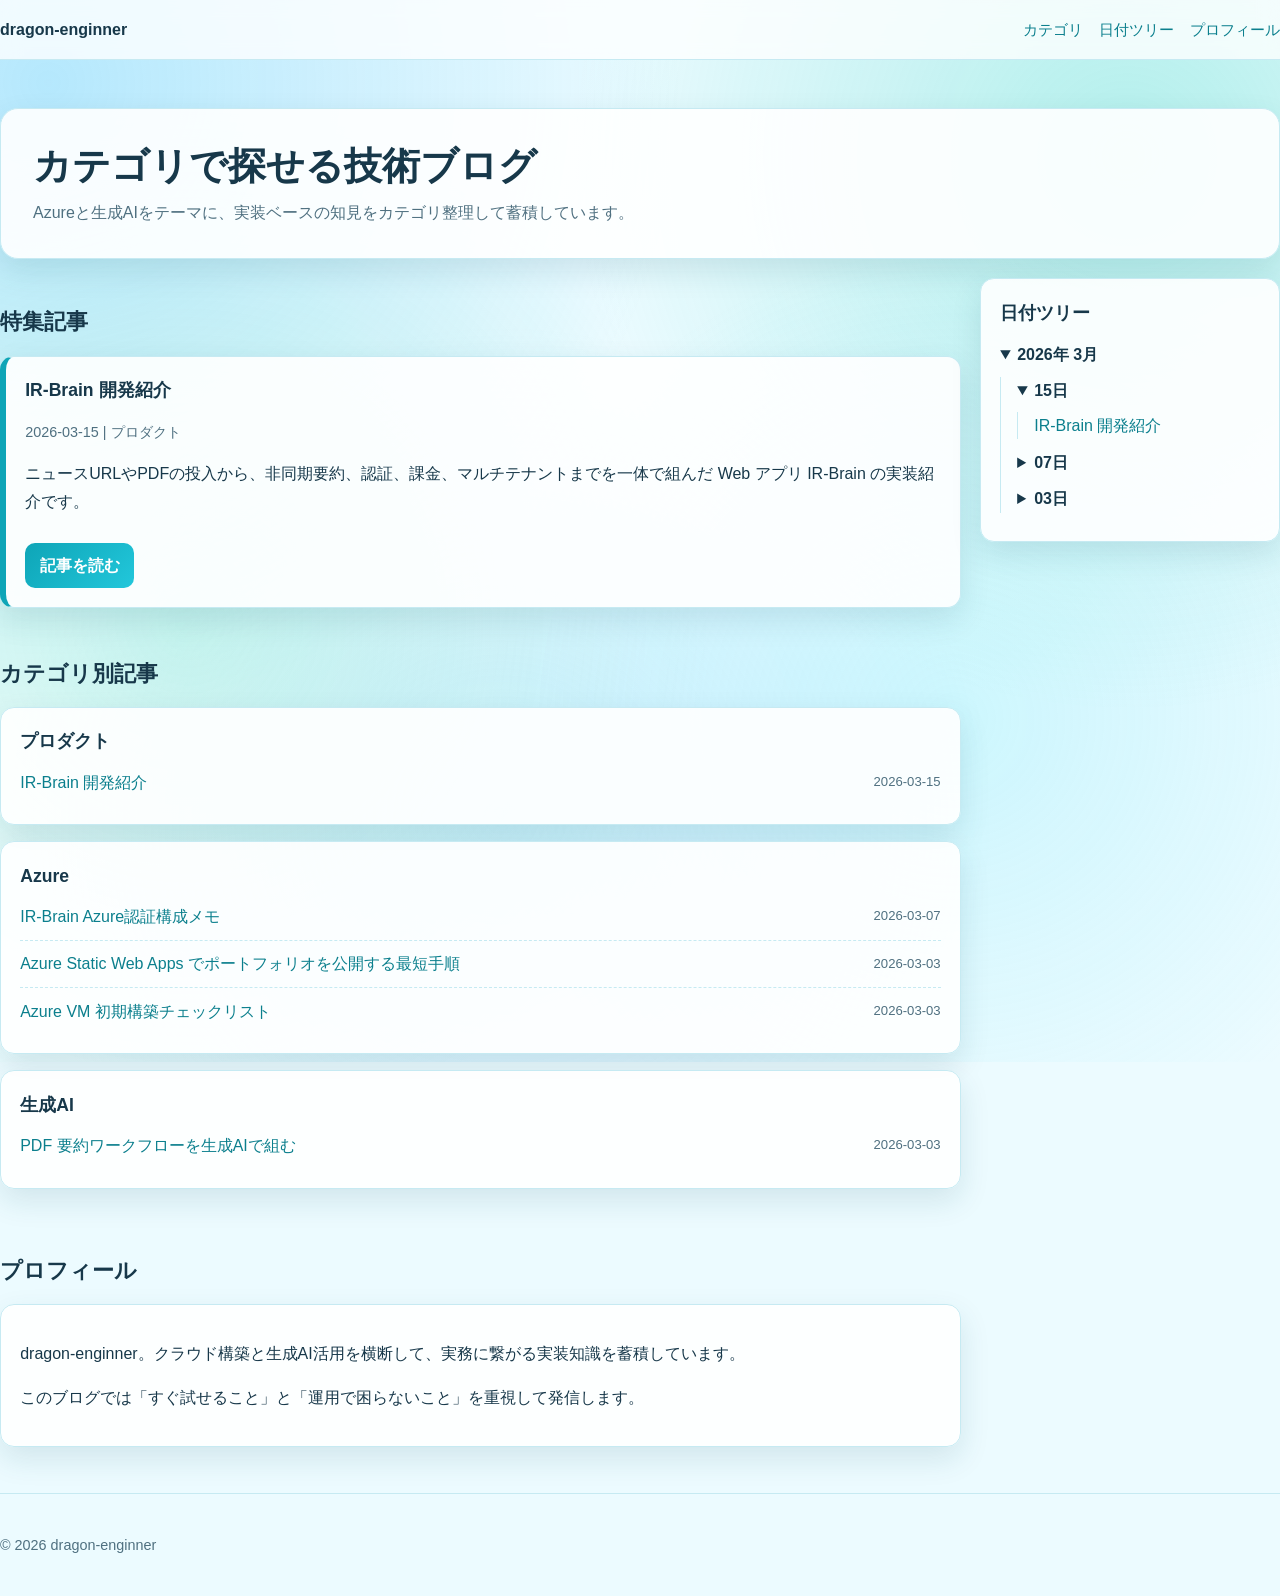
<file: index.html>
﻿<!DOCTYPE html>
<html lang="ja">
<head>
  <meta charset="UTF-8">
  <meta name="viewport" content="width=device-width, initial-scale=1.0">
  <title>dragon-enginner</title>
  <meta name="description" content="Azure・生成AIの実践知をまとめる技術ブログ">
  <meta property="og:type" content="website">
  <meta property="og:title" content="dragon-enginner">
  <meta property="og:description" content="Azure・生成AIの実践知をまとめる技術ブログ">
  <meta property="og:url" content="https://kind-mud-063fee810.4.azurestaticapps.net/">
  <link rel="icon" href="favicon.svg" type="image/svg+xml">
  <link rel="stylesheet" href="style.css">
</head>
<body>
  <header class="site-header">
    <div class="container header-inner">
      <a class="logo" href="index.html">dragon-enginner</a>
      <nav class="nav">
        <a href="#categories">カテゴリ</a>
        <a href="#archive">日付ツリー</a>
        <a href="#about">プロフィール</a>
      </nav>
    </div>
  </header>

  <main>
    <section class="hero">
      <div class="container">
        <div class="hero-card">
          <h1>カテゴリで探せる技術ブログ</h1>
          <p>Azureと生成AIをテーマに、実装ベースの知見をカテゴリ整理して蓄積しています。</p>
        </div>
      </div>
    </section>

    <div class="container blog-layout">
      <div class="main-column">
        <section class="section" id="featured">
          <h2>特集記事</h2>
          <article class="card featured">
            <h3>IR-Brain 開発紹介</h3>
            <p class="meta">2026-03-15 | プロダクト</p>
            <p>ニュースURLやPDFの投入から、非同期要約、認証、課金、マルチテナントまでを一体で組んだ Web アプリ IR-Brain の実装紹介です。</p>
            <a class="button" href="posts/ir-brain-portfolio.html">記事を読む</a>
          </article>
        </section>

        <section class="section" id="categories">
          <h2>カテゴリ別記事</h2>

          <article class="card category-block" id="cat-product">
            <h3>プロダクト</h3>
            <ul class="link-list">
              <li><a href="posts/ir-brain-portfolio.html">IR-Brain 開発紹介</a><span class="date-chip">2026-03-15</span></li>
            </ul>
          </article>

          <article class="card category-block" id="cat-azure">
            <h3>Azure</h3>
            <ul class="link-list">
              <li><a href="posts/ir-brain-azure-auth-memo.html">IR-Brain Azure認証構成メモ</a><span class="date-chip">2026-03-07</span></li>
              <li><a href="posts/azure-static-web-apps.html">Azure Static Web Apps でポートフォリオを公開する最短手順</a><span class="date-chip">2026-03-03</span></li>
              <li><a href="posts/azure-vm-checklist.html">Azure VM 初期構築チェックリスト</a><span class="date-chip">2026-03-03</span></li>
            </ul>
          </article>

          <article class="card category-block" id="cat-genai">
            <h3>生成AI</h3>
            <ul class="link-list">
              <li><a href="posts/genai-pdf-summary.html">PDF 要約ワークフローを生成AIで組む</a><span class="date-chip">2026-03-03</span></li>
            </ul>
          </article>
        </section>

        <section class="section" id="about">
          <h2>プロフィール</h2>
          <article class="card">
            <p>dragon-enginner。クラウド構築と生成AI活用を横断して、実務に繋がる実装知識を蓄積しています。</p>
            <p>このブログでは「すぐ試せること」と「運用で困らないこと」を重視して発信します。</p>
          </article>
        </section>
      </div>

      <aside class="archive-sidebar" id="archive">
        <div class="card archive-card">
          <h2>日付ツリー</h2>
          <details open>
            <summary>2026年 3月</summary>
            <ul class="tree-list">
              <li>
                <details open>
                  <summary>15日</summary>
                  <ul>
                    <li><a href="posts/ir-brain-portfolio.html">IR-Brain 開発紹介</a></li>
                  </ul>
                </details>
              </li>
              <li>
                <details>
                  <summary>07日</summary>
                  <ul>
                    <li><a href="posts/ir-brain-azure-auth-memo.html">IR-Brain Azure認証構成メモ</a></li>
                  </ul>
                </details>
              </li>
              <li>
                <details>
                  <summary>03日</summary>
                  <ul>
                    <li><a href="posts/azure-static-web-apps.html">Azure Static Web Apps でポートフォリオを公開する最短手順</a></li>
                    <li><a href="posts/azure-vm-checklist.html">Azure VM 初期構築チェックリスト</a></li>
                    <li><a href="posts/genai-pdf-summary.html">PDF 要約ワークフローを生成AIで組む</a></li>
                  </ul>
                </details>
              </li>
            </ul>
          </details>
        </div>
      </aside>
    </div>
  </main>

  <footer class="site-footer">
    <div class="container">
      <p>© 2026 dragon-enginner</p>
    </div>
  </footer>
</body>
</html>
</file>
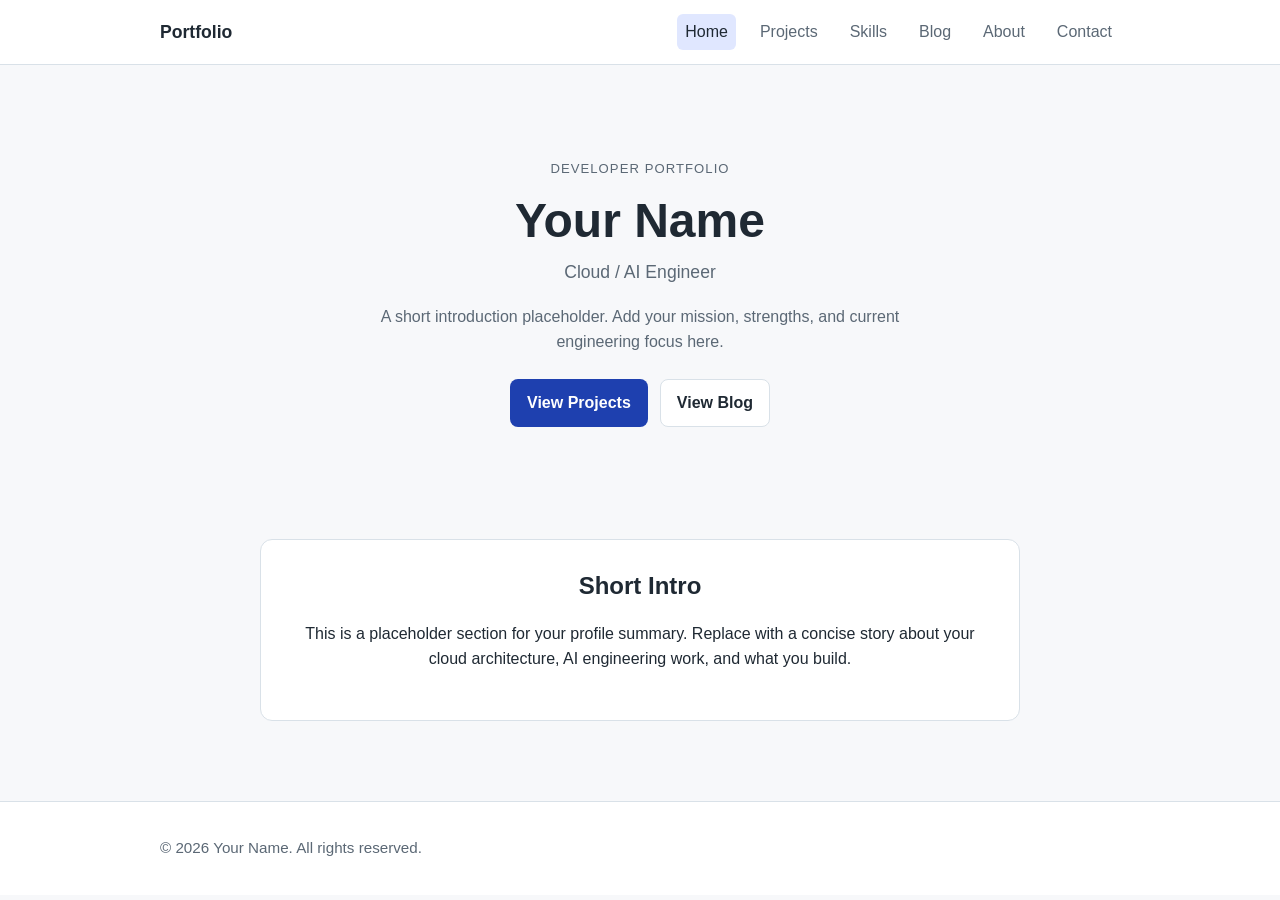
<file: portfolio/index.html>
﻿<!DOCTYPE html>
<html lang="en">
<head>
  <meta charset="UTF-8" />
  <meta name="viewport" content="width=device-width, initial-scale=1.0" />
  <title>Home | Cloud / AI Engineer Portfolio</title>
  <link rel="stylesheet" href="css/style.css" />
</head>
<body>
  <header class="site-header">
    <div class="container nav-wrap">
      <a class="logo" href="index.html">Portfolio</a>
      <button class="nav-toggle" type="button" aria-label="Toggle navigation" aria-expanded="false">Menu</button>
      <nav class="site-nav" aria-label="Main navigation">
        <a href="index.html">Home</a>
        <a href="projects.html">Projects</a>
        <a href="skills.html">Skills</a>
        <a href="blog.html">Blog</a>
        <a href="about.html">About</a>
        <a href="contact.html">Contact</a>
      </nav>
    </div>
  </header>

  <main class="home-main">
    <section class="hero">
      <div class="container">
        <p class="eyebrow">Developer Portfolio</p>
        <h1>Your Name</h1>
        <p class="subtitle">Cloud / AI Engineer</p>
        <p class="intro">A short introduction placeholder. Add your mission, strengths, and current engineering focus here.</p>
        <div class="cta-group">
          <a class="btn btn-primary" href="projects.html">View Projects</a>
          <a class="btn btn-secondary" href="blog.html">View Blog</a>
        </div>
      </div>
    </section>

    <section class="section">
      <div class="container">
        <h2>Short Intro</h2>
        <p>
          This is a placeholder section for your profile summary. Replace with a concise story about your cloud architecture,
          AI engineering work, and what you build.
        </p>
      </div>
    </section>
  </main>

  <footer class="site-footer">
    <div class="container">
      <p>&copy; <span id="year"></span> Your Name. All rights reserved.</p>
    </div>
  </footer>

  <script src="js/main.js"></script>
</body>
</html>
</file>
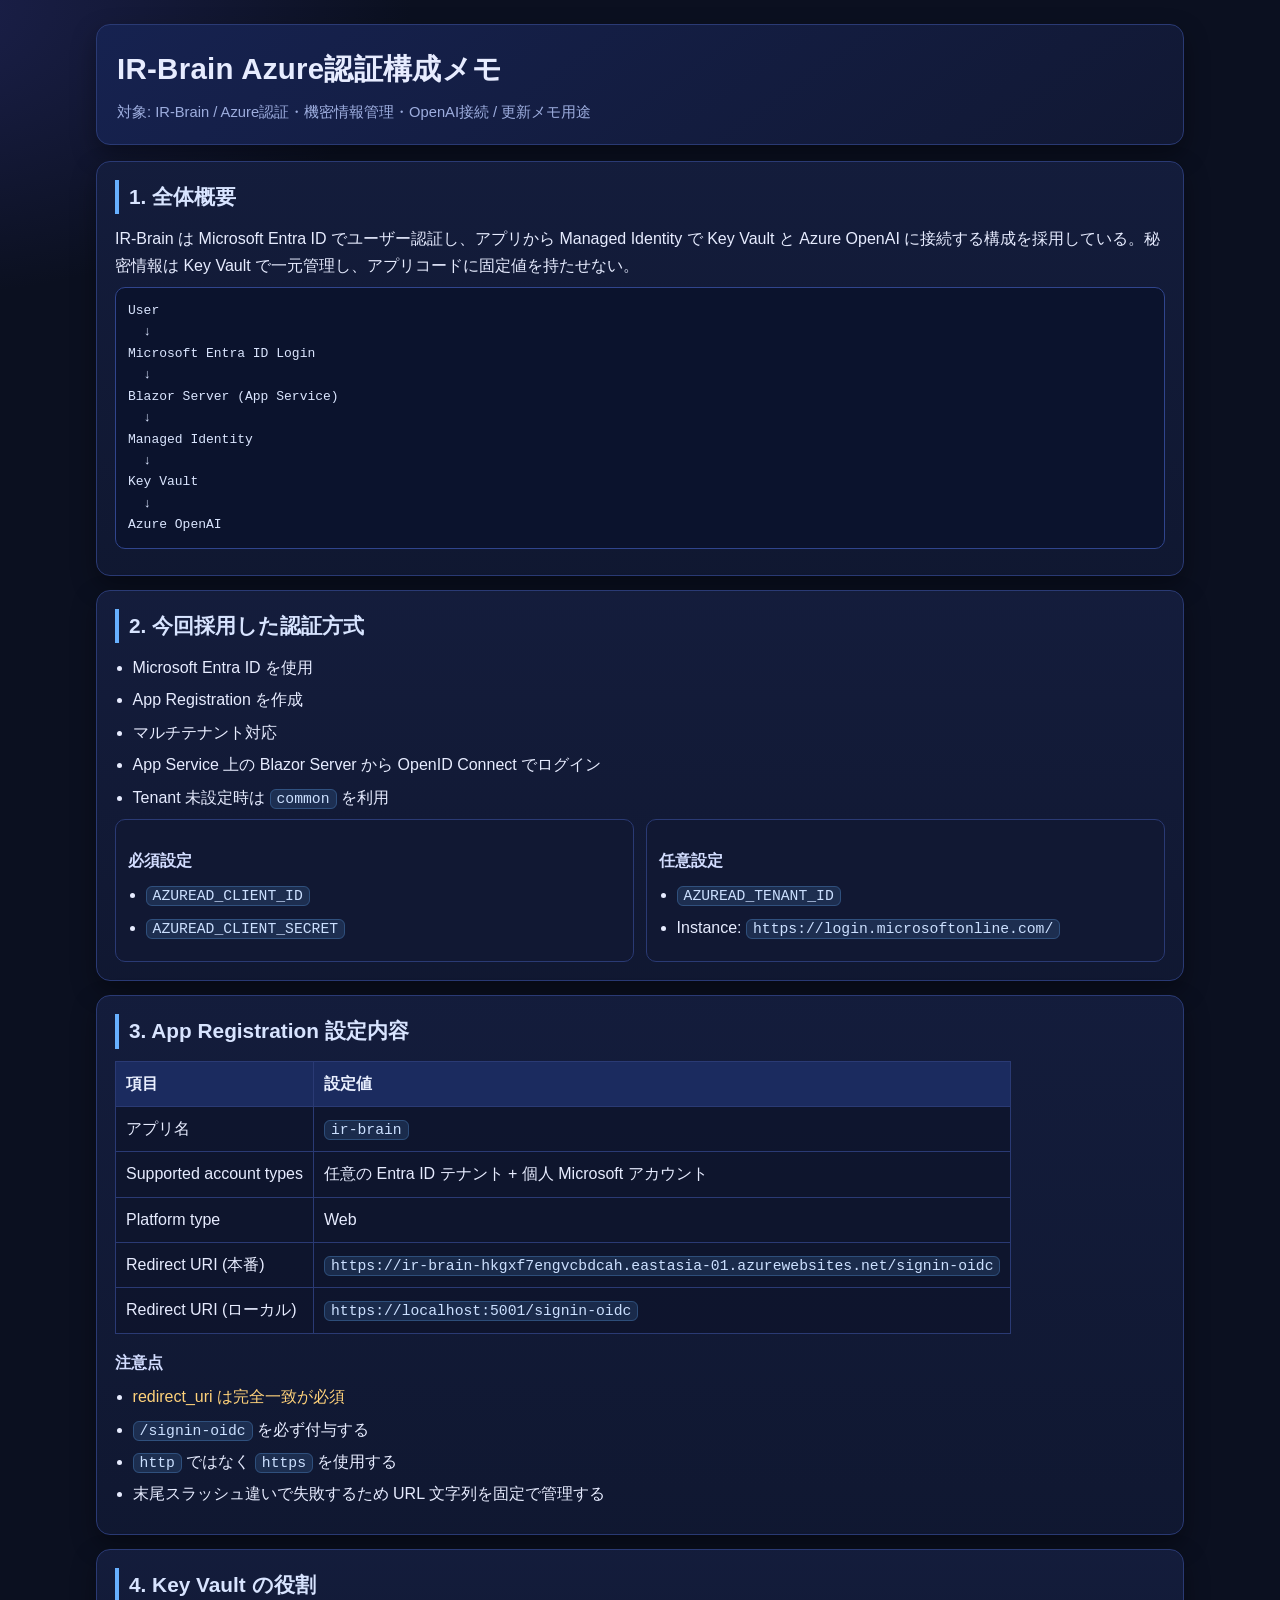
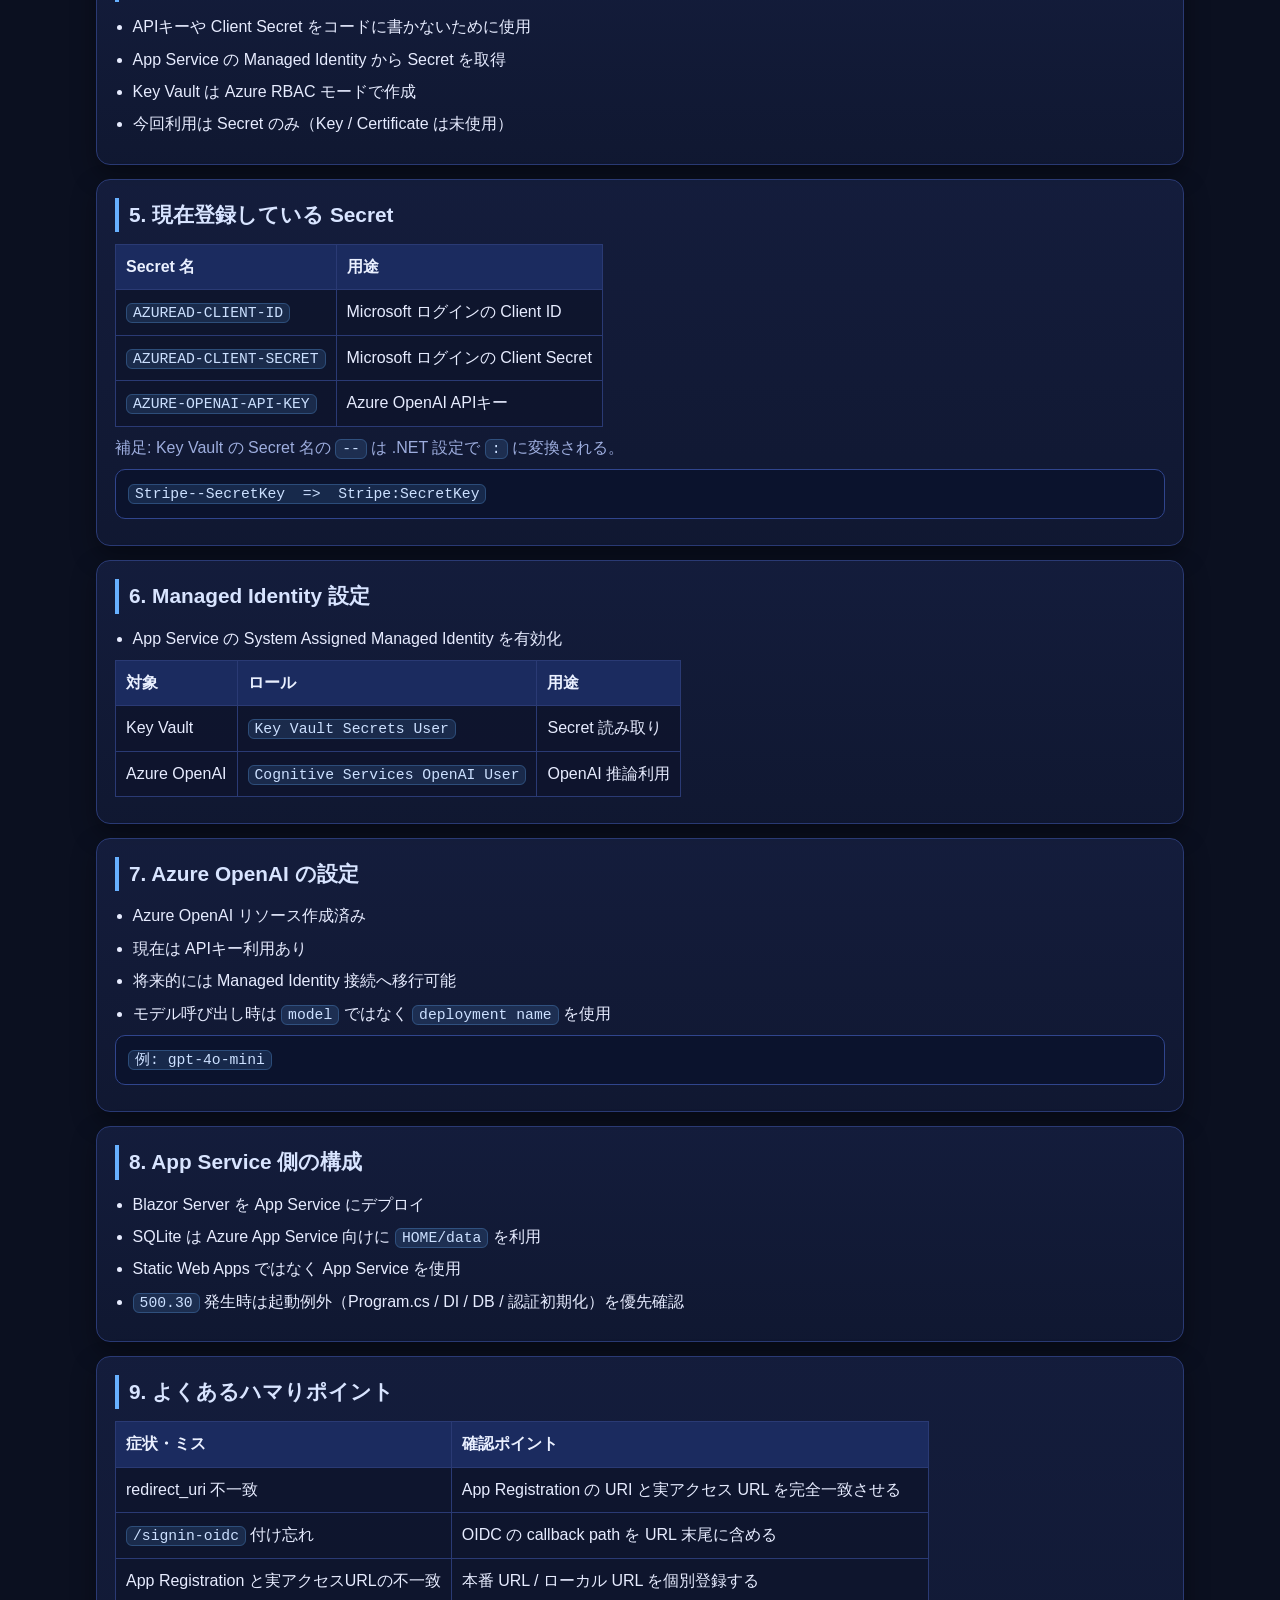
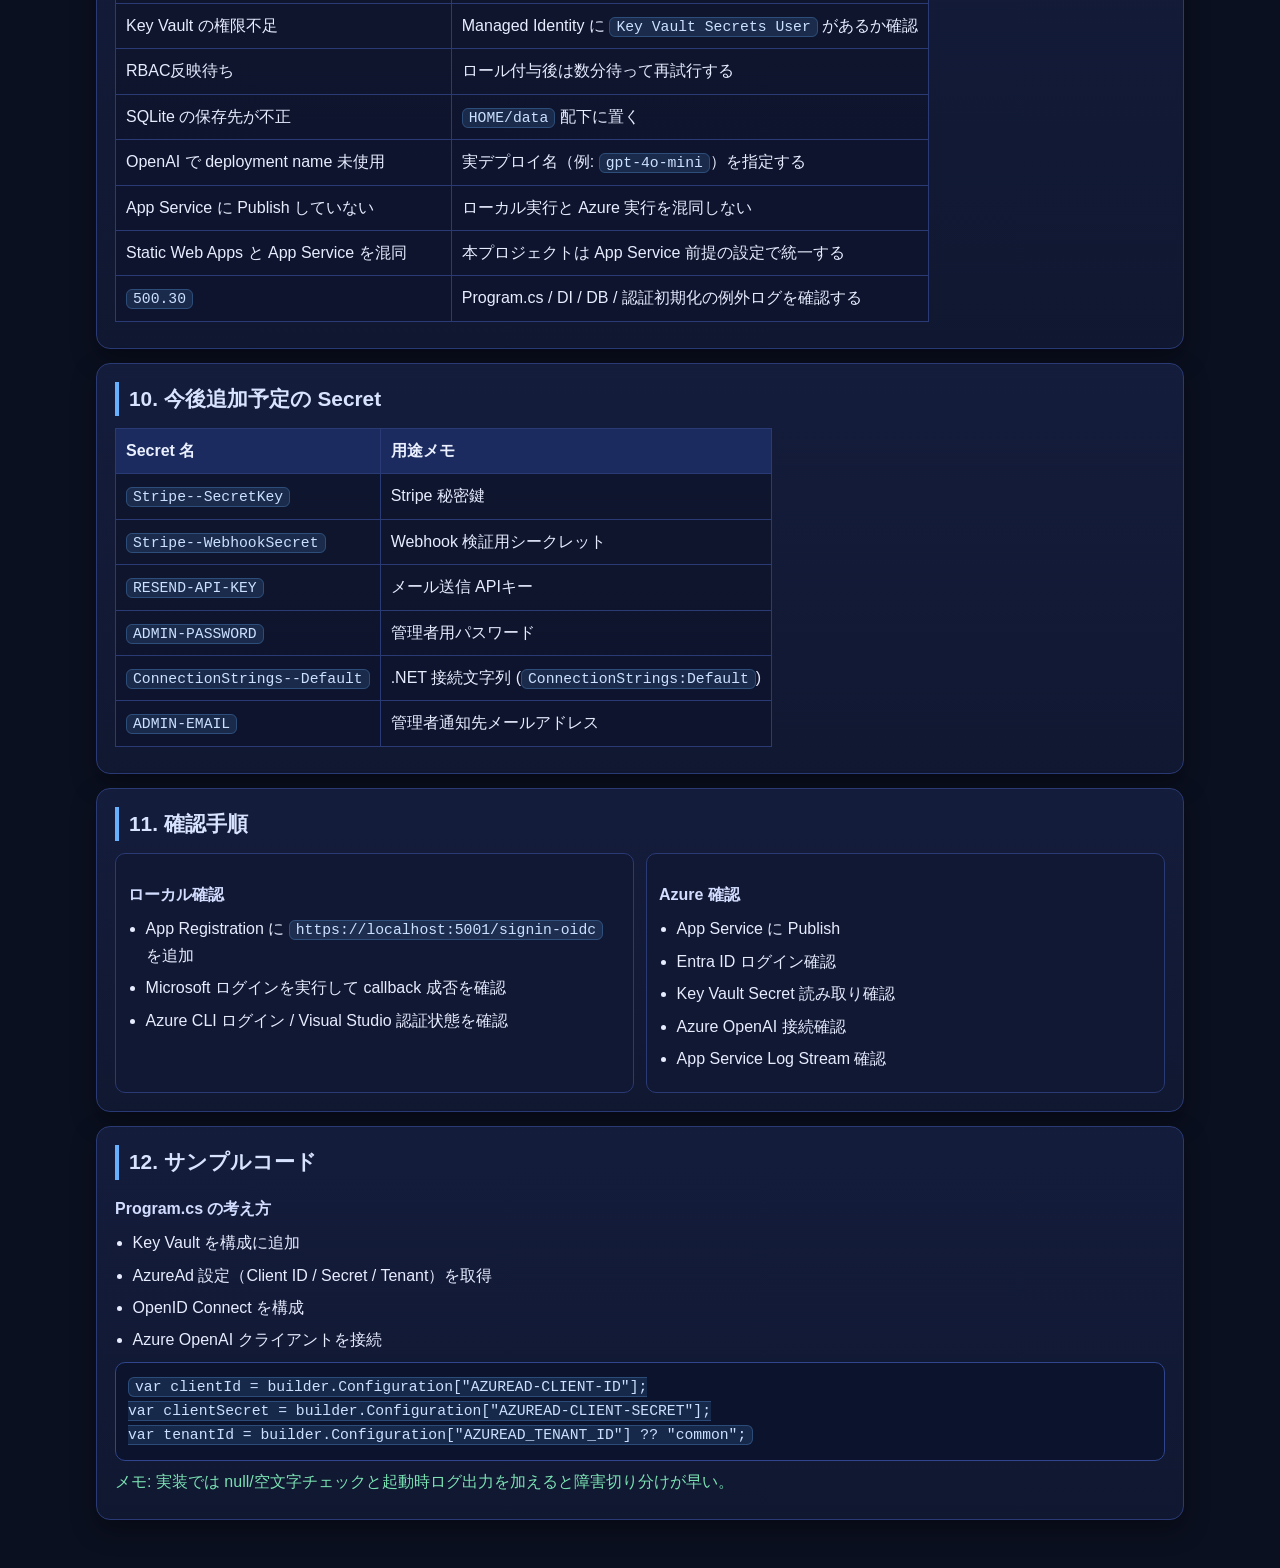
<file: ir-brain-azure-auth-memo.html>
﻿<!doctype html>
<html lang="ja">
<head>
  <meta charset="utf-8">
  <meta name="viewport" content="width=device-width, initial-scale=1">
  <title>IR-Brain Azure認証構成メモ</title>
  <style>
    :root {
      --bg: #0b1020;
      --bg-soft: #111833;
      --panel: #141d3d;
      --line: #2a3a74;
      --text: #e7ecff;
      --muted: #9dadde;
      --accent: #67b0ff;
      --warn: #ffd27a;
      --ok: #7be2b4;
      --shadow: 0 10px 25px rgba(0, 0, 0, 0.35);
    }

    * { box-sizing: border-box; }

    body {
      margin: 0;
      font-family: "Segoe UI", "Hiragino Kaku Gothic ProN", "Yu Gothic UI", sans-serif;
      line-height: 1.65;
      color: var(--text);
      background:
        radial-gradient(1200px 600px at 100% -10%, #1a2b64 0%, transparent 60%),
        radial-gradient(900px 500px at -10% 0%, #1d2250 0%, transparent 60%),
        var(--bg);
    }

    .wrap {
      max-width: 1120px;
      margin: 0 auto;
      padding: 24px 16px 48px;
    }

    header {
      background: linear-gradient(145deg, #162250, #111833);
      border: 1px solid var(--line);
      border-radius: 14px;
      padding: 20px;
      box-shadow: var(--shadow);
      margin-bottom: 16px;
    }

    h1 {
      margin: 0 0 6px;
      font-size: clamp(1.25rem, 2.3vw, 1.9rem);
      letter-spacing: 0.01em;
    }

    .meta {
      color: var(--muted);
      font-size: 0.92rem;
    }

    section {
      background: linear-gradient(180deg, rgba(20, 29, 61, 0.95), rgba(16, 24, 50, 0.95));
      border: 1px solid var(--line);
      border-radius: 14px;
      padding: 18px;
      margin-top: 14px;
      box-shadow: var(--shadow);
    }

    h2 {
      margin: 0 0 12px;
      font-size: clamp(1.05rem, 1.8vw, 1.3rem);
      color: #d8e4ff;
      border-left: 4px solid var(--accent);
      padding-left: 10px;
    }

    h3 {
      margin: 16px 0 8px;
      font-size: 1rem;
      color: #d3ddff;
    }

    p, li { margin: 6px 0; }

    ul {
      margin: 8px 0;
      padding-left: 1.1rem;
    }

    .grid {
      display: grid;
      gap: 12px;
      grid-template-columns: repeat(2, minmax(0, 1fr));
    }

    .panel {
      background: var(--bg-soft);
      border: 1px solid var(--line);
      border-radius: 10px;
      padding: 12px;
    }

    pre {
      margin: 8px 0;
      padding: 12px;
      border-radius: 10px;
      background: #0b132d;
      border: 1px solid #30458d;
      color: #dbe6ff;
      overflow-x: auto;
      white-space: pre;
    }

    code {
      background: rgba(103, 176, 255, 0.14);
      color: #cce0ff;
      border: 1px solid rgba(103, 176, 255, 0.26);
      padding: 1px 6px;
      border-radius: 6px;
      font-family: Consolas, Menlo, Monaco, monospace;
      font-size: 0.92em;
      word-break: break-all;
    }

    table {
      width: 100%;
      border-collapse: collapse;
      margin: 8px 0;
      display: block;
      overflow-x: auto;
      white-space: nowrap;
    }

    th, td {
      border: 1px solid var(--line);
      padding: 9px 10px;
      text-align: left;
      vertical-align: top;
    }

    th {
      background: #1b2b5f;
      color: #eaf0ff;
      font-weight: 600;
    }

    td { background: rgba(14, 21, 45, 0.9); }

    .muted { color: var(--muted); }
    .warn { color: var(--warn); }
    .ok { color: var(--ok); }

    @media (max-width: 840px) {
      .grid { grid-template-columns: 1fr; }
      section { padding: 14px; }
      pre { font-size: 0.88rem; }
    }
  </style>
</head>
<body>
  <main class="wrap">
    <header>
      <h1>IR-Brain Azure認証構成メモ</h1>
      <div class="meta">対象: IR-Brain / Azure認証・機密情報管理・OpenAI接続 / 更新メモ用途</div>
    </header>

    <section>
      <h2>1. 全体概要</h2>
      <p>IR-Brain は Microsoft Entra ID でユーザー認証し、アプリから Managed Identity で Key Vault と Azure OpenAI に接続する構成を採用している。秘密情報は Key Vault で一元管理し、アプリコードに固定値を持たせない。</p>
      <pre>User
  ↓
Microsoft Entra ID Login
  ↓
Blazor Server (App Service)
  ↓
Managed Identity
  ↓
Key Vault
  ↓
Azure OpenAI</pre>
    </section>

    <section>
      <h2>2. 今回採用した認証方式</h2>
      <ul>
        <li>Microsoft Entra ID を使用</li>
        <li>App Registration を作成</li>
        <li>マルチテナント対応</li>
        <li>App Service 上の Blazor Server から OpenID Connect でログイン</li>
        <li>Tenant 未設定時は <code>common</code> を利用</li>
      </ul>
      <div class="grid">
        <div class="panel">
          <h3>必須設定</h3>
          <ul>
            <li><code>AZUREAD_CLIENT_ID</code></li>
            <li><code>AZUREAD_CLIENT_SECRET</code></li>
          </ul>
        </div>
        <div class="panel">
          <h3>任意設定</h3>
          <ul>
            <li><code>AZUREAD_TENANT_ID</code></li>
            <li>Instance: <code>https://login.microsoftonline.com/</code></li>
          </ul>
        </div>
      </div>
    </section>

    <section>
      <h2>3. App Registration 設定内容</h2>
      <table>
        <thead>
          <tr>
            <th>項目</th>
            <th>設定値</th>
          </tr>
        </thead>
        <tbody>
          <tr>
            <td>アプリ名</td>
            <td><code>ir-brain</code></td>
          </tr>
          <tr>
            <td>Supported account types</td>
            <td>任意の Entra ID テナント + 個人 Microsoft アカウント</td>
          </tr>
          <tr>
            <td>Platform type</td>
            <td>Web</td>
          </tr>
          <tr>
            <td>Redirect URI (本番)</td>
            <td><code>https://ir-brain-hkgxf7engvcbdcah.eastasia-01.azurewebsites.net/signin-oidc</code></td>
          </tr>
          <tr>
            <td>Redirect URI (ローカル)</td>
            <td><code>https://localhost:5001/signin-oidc</code></td>
          </tr>
        </tbody>
      </table>
      <h3>注意点</h3>
      <ul>
        <li><span class="warn">redirect_uri は完全一致が必須</span></li>
        <li><code>/signin-oidc</code> を必ず付与する</li>
        <li><code>http</code> ではなく <code>https</code> を使用する</li>
        <li>末尾スラッシュ違いで失敗するため URL 文字列を固定で管理する</li>
      </ul>
    </section>

    <section>
      <h2>4. Key Vault の役割</h2>
      <ul>
        <li>APIキーや Client Secret をコードに書かないために使用</li>
        <li>App Service の Managed Identity から Secret を取得</li>
        <li>Key Vault は Azure RBAC モードで作成</li>
        <li>今回利用は Secret のみ（Key / Certificate は未使用）</li>
      </ul>
    </section>

    <section>
      <h2>5. 現在登録している Secret</h2>
      <table>
        <thead>
          <tr>
            <th>Secret 名</th>
            <th>用途</th>
          </tr>
        </thead>
        <tbody>
          <tr>
            <td><code>AZUREAD-CLIENT-ID</code></td>
            <td>Microsoft ログインの Client ID</td>
          </tr>
          <tr>
            <td><code>AZUREAD-CLIENT-SECRET</code></td>
            <td>Microsoft ログインの Client Secret</td>
          </tr>
          <tr>
            <td><code>AZURE-OPENAI-API-KEY</code></td>
            <td>Azure OpenAI APIキー</td>
          </tr>
        </tbody>
      </table>
      <p class="muted">補足: Key Vault の Secret 名の <code>--</code> は .NET 設定で <code>:</code> に変換される。</p>
      <pre><code>Stripe--SecretKey  =>  Stripe:SecretKey</code></pre>
    </section>

    <section>
      <h2>6. Managed Identity 設定</h2>
      <ul>
        <li>App Service の System Assigned Managed Identity を有効化</li>
      </ul>
      <table>
        <thead>
          <tr>
            <th>対象</th>
            <th>ロール</th>
            <th>用途</th>
          </tr>
        </thead>
        <tbody>
          <tr>
            <td>Key Vault</td>
            <td><code>Key Vault Secrets User</code></td>
            <td>Secret 読み取り</td>
          </tr>
          <tr>
            <td>Azure OpenAI</td>
            <td><code>Cognitive Services OpenAI User</code></td>
            <td>OpenAI 推論利用</td>
          </tr>
        </tbody>
      </table>
    </section>

    <section>
      <h2>7. Azure OpenAI の設定</h2>
      <ul>
        <li>Azure OpenAI リソース作成済み</li>
        <li>現在は APIキー利用あり</li>
        <li>将来的には Managed Identity 接続へ移行可能</li>
        <li>モデル呼び出し時は <code>model</code> ではなく <code>deployment name</code> を使用</li>
      </ul>
      <pre><code>例: gpt-4o-mini</code></pre>
    </section>

    <section>
      <h2>8. App Service 側の構成</h2>
      <ul>
        <li>Blazor Server を App Service にデプロイ</li>
        <li>SQLite は Azure App Service 向けに <code>HOME/data</code> を利用</li>
        <li>Static Web Apps ではなく App Service を使用</li>
        <li><code>500.30</code> 発生時は起動例外（Program.cs / DI / DB / 認証初期化）を優先確認</li>
      </ul>
    </section>

    <section>
      <h2>9. よくあるハマりポイント</h2>
      <table>
        <thead>
          <tr>
            <th>症状・ミス</th>
            <th>確認ポイント</th>
          </tr>
        </thead>
        <tbody>
          <tr><td>redirect_uri 不一致</td><td>App Registration の URI と実アクセス URL を完全一致させる</td></tr>
          <tr><td><code>/signin-oidc</code> 付け忘れ</td><td>OIDC の callback path を URL 末尾に含める</td></tr>
          <tr><td>App Registration と実アクセスURLの不一致</td><td>本番 URL / ローカル URL を個別登録する</td></tr>
          <tr><td>Key Vault の権限不足</td><td>Managed Identity に <code>Key Vault Secrets User</code> があるか確認</td></tr>
          <tr><td>RBAC反映待ち</td><td>ロール付与後は数分待って再試行する</td></tr>
          <tr><td>SQLite の保存先が不正</td><td><code>HOME/data</code> 配下に置く</td></tr>
          <tr><td>OpenAI で deployment name 未使用</td><td>実デプロイ名（例: <code>gpt-4o-mini</code>）を指定する</td></tr>
          <tr><td>App Service に Publish していない</td><td>ローカル実行と Azure 実行を混同しない</td></tr>
          <tr><td>Static Web Apps と App Service を混同</td><td>本プロジェクトは App Service 前提の設定で統一する</td></tr>
          <tr><td><code>500.30</code></td><td>Program.cs / DI / DB / 認証初期化の例外ログを確認する</td></tr>
        </tbody>
      </table>
    </section>

    <section>
      <h2>10. 今後追加予定の Secret</h2>
      <table>
        <thead>
          <tr>
            <th>Secret 名</th>
            <th>用途メモ</th>
          </tr>
        </thead>
        <tbody>
          <tr><td><code>Stripe--SecretKey</code></td><td>Stripe 秘密鍵</td></tr>
          <tr><td><code>Stripe--WebhookSecret</code></td><td>Webhook 検証用シークレット</td></tr>
          <tr><td><code>RESEND-API-KEY</code></td><td>メール送信 APIキー</td></tr>
          <tr><td><code>ADMIN-PASSWORD</code></td><td>管理者用パスワード</td></tr>
          <tr><td><code>ConnectionStrings--Default</code></td><td>.NET 接続文字列 (<code>ConnectionStrings:Default</code>)</td></tr>
          <tr><td><code>ADMIN-EMAIL</code></td><td>管理者通知先メールアドレス</td></tr>
        </tbody>
      </table>
    </section>

    <section>
      <h2>11. 確認手順</h2>
      <div class="grid">
        <div class="panel">
          <h3>ローカル確認</h3>
          <ul>
            <li>App Registration に <code>https://localhost:5001/signin-oidc</code> を追加</li>
            <li>Microsoft ログインを実行して callback 成否を確認</li>
            <li>Azure CLI ログイン / Visual Studio 認証状態を確認</li>
          </ul>
        </div>
        <div class="panel">
          <h3>Azure 確認</h3>
          <ul>
            <li>App Service に Publish</li>
            <li>Entra ID ログイン確認</li>
            <li>Key Vault Secret 読み取り確認</li>
            <li>Azure OpenAI 接続確認</li>
            <li>App Service Log Stream 確認</li>
          </ul>
        </div>
      </div>
    </section>

    <section>
      <h2>12. サンプルコード</h2>
      <h3>Program.cs の考え方</h3>
      <ul>
        <li>Key Vault を構成に追加</li>
        <li>AzureAd 設定（Client ID / Secret / Tenant）を取得</li>
        <li>OpenID Connect を構成</li>
        <li>Azure OpenAI クライアントを接続</li>
      </ul>
      <pre><code class="language-csharp">var clientId = builder.Configuration["AZUREAD-CLIENT-ID"];
var clientSecret = builder.Configuration["AZUREAD-CLIENT-SECRET"];
var tenantId = builder.Configuration["AZUREAD_TENANT_ID"] ?? "common";</code></pre>
      <p class="ok">メモ: 実装では null/空文字チェックと起動時ログ出力を加えると障害切り分けが早い。</p>
    </section>
  </main>
</body>
</html>
</file>
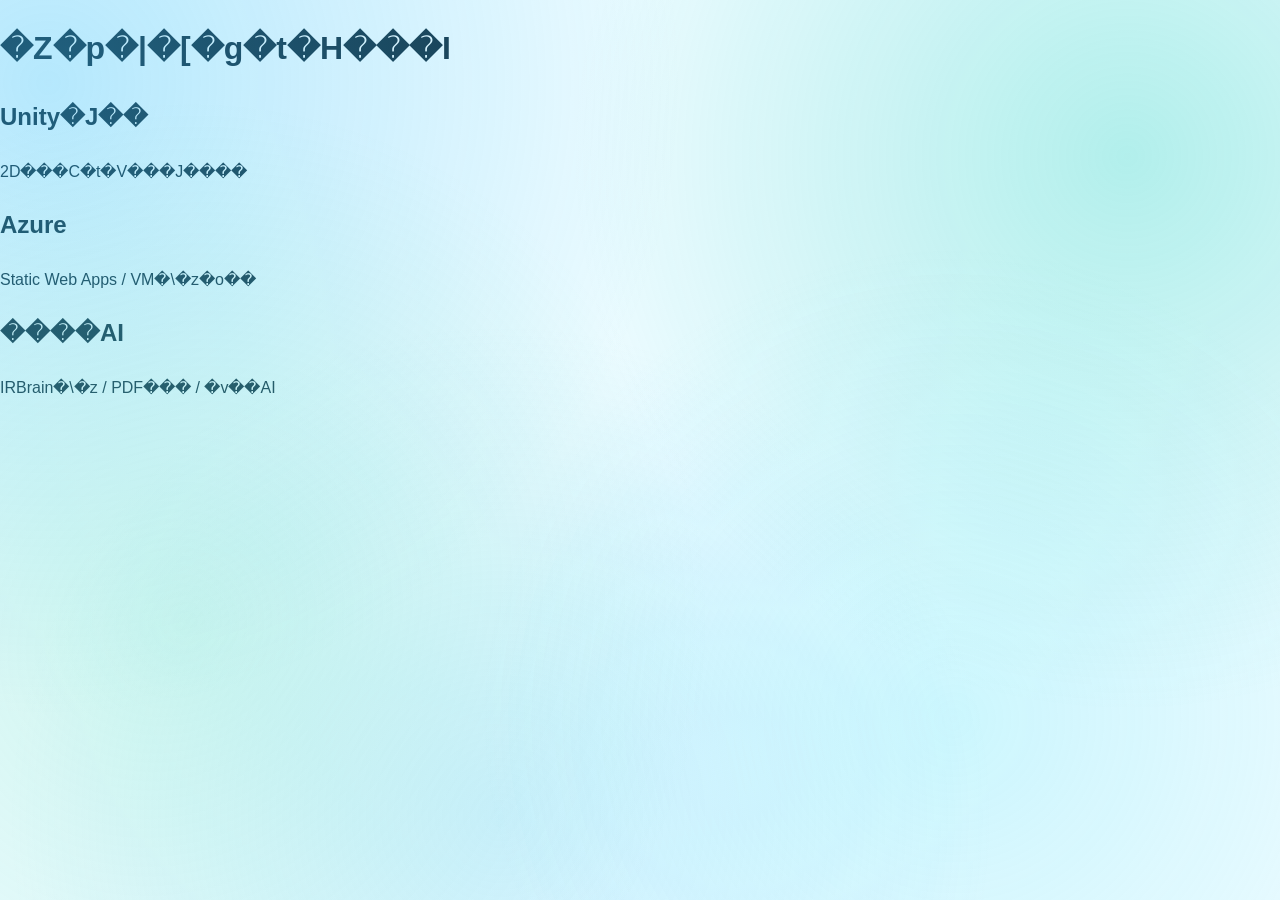
<file: portfolio.html>
<!DOCTYPE html>
<html>
<head>
  <meta charset="UTF-8">
  <title>Ryu Sakamaki Portfolio</title>
  <link rel="stylesheet" href="style.css">
</head>
<body>
  <h1>�Z�p�|�[�g�t�H���I</h1>

  <section>
    <h2>Unity�J��</h2>
    <p>2D���C�t�V���J����</p>
  </section>

  <section>
    <h2>Azure</h2>
    <p>Static Web Apps / VM�\�z�o��</p>
  </section>

  <section>
    <h2>����AI</h2>
    <p>IRBrain�\�z / PDF��� / �v��AI</p>
  </section>

</body>
</html>
</file>
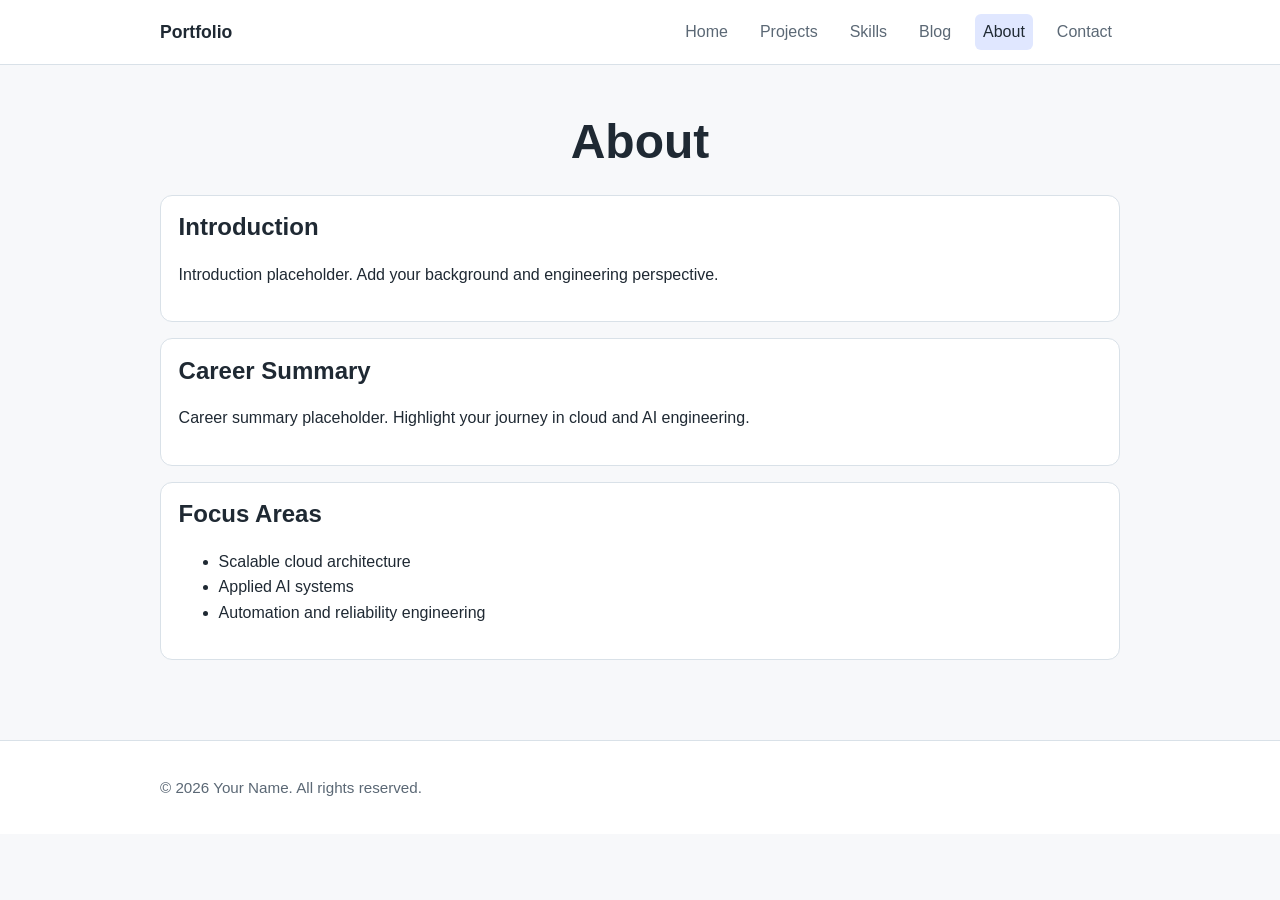
<file: portfolio/about.html>
﻿<!DOCTYPE html>
<html lang="en">
<head>
  <meta charset="UTF-8" />
  <meta name="viewport" content="width=device-width, initial-scale=1.0" />
  <title>About | Cloud / AI Engineer Portfolio</title>
  <link rel="stylesheet" href="css/style.css" />
</head>
<body>
  <header class="site-header">
    <div class="container nav-wrap">
      <a class="logo" href="index.html">Portfolio</a>
      <button class="nav-toggle" type="button" aria-label="Toggle navigation" aria-expanded="false">Menu</button>
      <nav class="site-nav" aria-label="Main navigation">
        <a href="index.html">Home</a>
        <a href="projects.html">Projects</a>
        <a href="skills.html">Skills</a>
        <a href="blog.html">Blog</a>
        <a href="about.html">About</a>
        <a href="contact.html">Contact</a>
      </nav>
    </div>
  </header>

  <main class="section">
    <div class="container about-layout">
      <h1>About</h1>
      <section class="card">
        <h2>Introduction</h2>
        <p>Introduction placeholder. Add your background and engineering perspective.</p>
      </section>
      <section class="card">
        <h2>Career Summary</h2>
        <p>Career summary placeholder. Highlight your journey in cloud and AI engineering.</p>
      </section>
      <section class="card">
        <h2>Focus Areas</h2>
        <ul>
          <li>Scalable cloud architecture</li>
          <li>Applied AI systems</li>
          <li>Automation and reliability engineering</li>
        </ul>
      </section>
    </div>
  </main>

  <footer class="site-footer">
    <div class="container">
      <p>&copy; <span id="year"></span> Your Name. All rights reserved.</p>
    </div>
  </footer>

  <script src="js/main.js"></script>
</body>
</html>
</file>
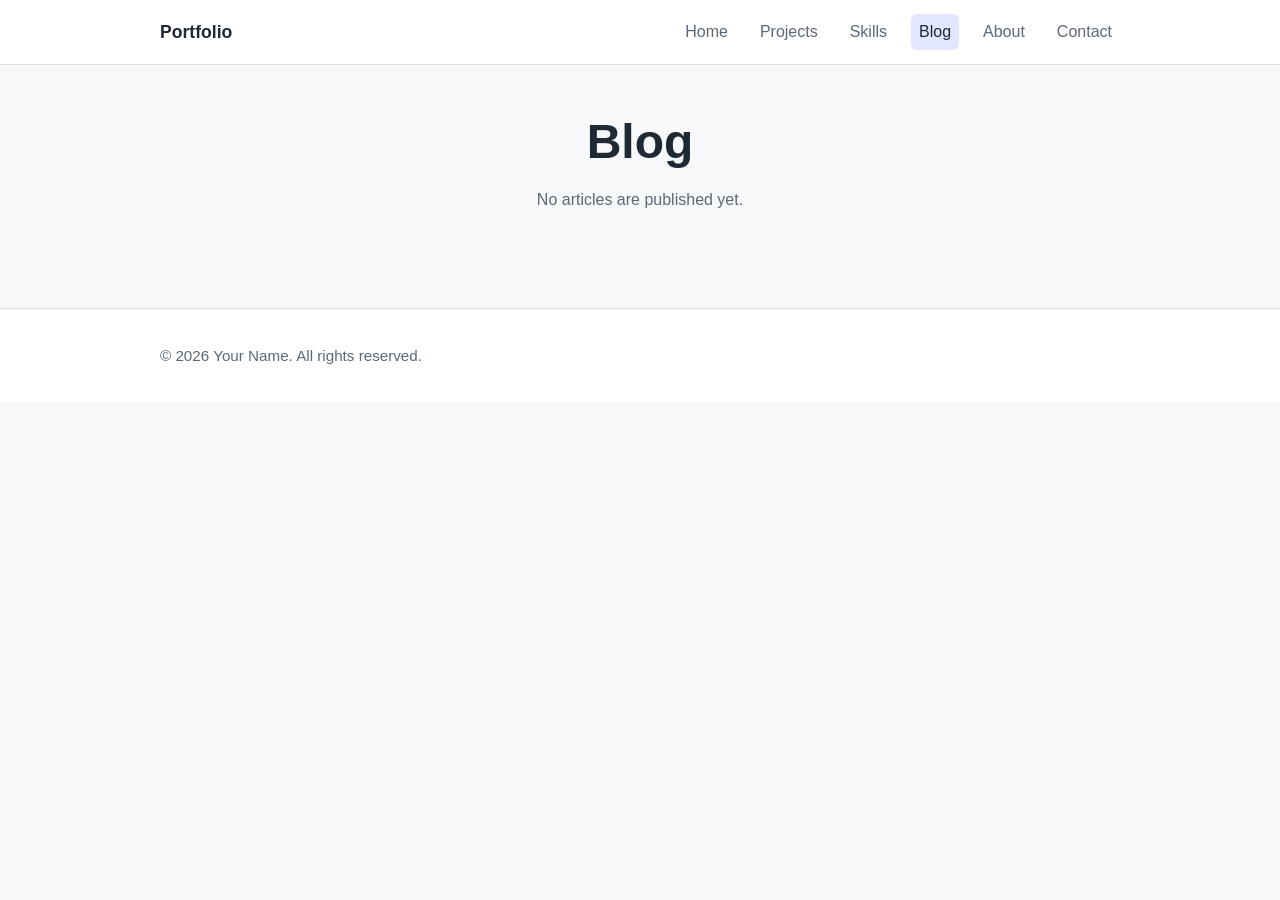
<file: portfolio/blog.html>
﻿<!DOCTYPE html>
<html lang="en">
<head>
  <meta charset="UTF-8" />
  <meta name="viewport" content="width=device-width, initial-scale=1.0" />
  <title>Blog | Cloud / AI Engineer Portfolio</title>
  <link rel="stylesheet" href="css/style.css" />
</head>
<body>
  <header class="site-header">
    <div class="container nav-wrap">
      <a class="logo" href="index.html">Portfolio</a>
      <button class="nav-toggle" type="button" aria-label="Toggle navigation" aria-expanded="false">Menu</button>
      <nav class="site-nav" aria-label="Main navigation">
        <a href="index.html">Home</a>
        <a href="projects.html">Projects</a>
        <a href="skills.html">Skills</a>
        <a href="blog.html">Blog</a>
        <a href="about.html">About</a>
        <a href="contact.html">Contact</a>
      </nav>
    </div>
  </header>

  <main class="section">
    <div class="container">
      <h1>Blog</h1>
      <p class="page-lead">No articles are published yet.</p>
    </div>
  </main>

  <footer class="site-footer">
    <div class="container">
      <p>&copy; <span id="year"></span> Your Name. All rights reserved.</p>
    </div>
  </footer>

  <script src="js/main.js"></script>
</body>
</html>
</file>
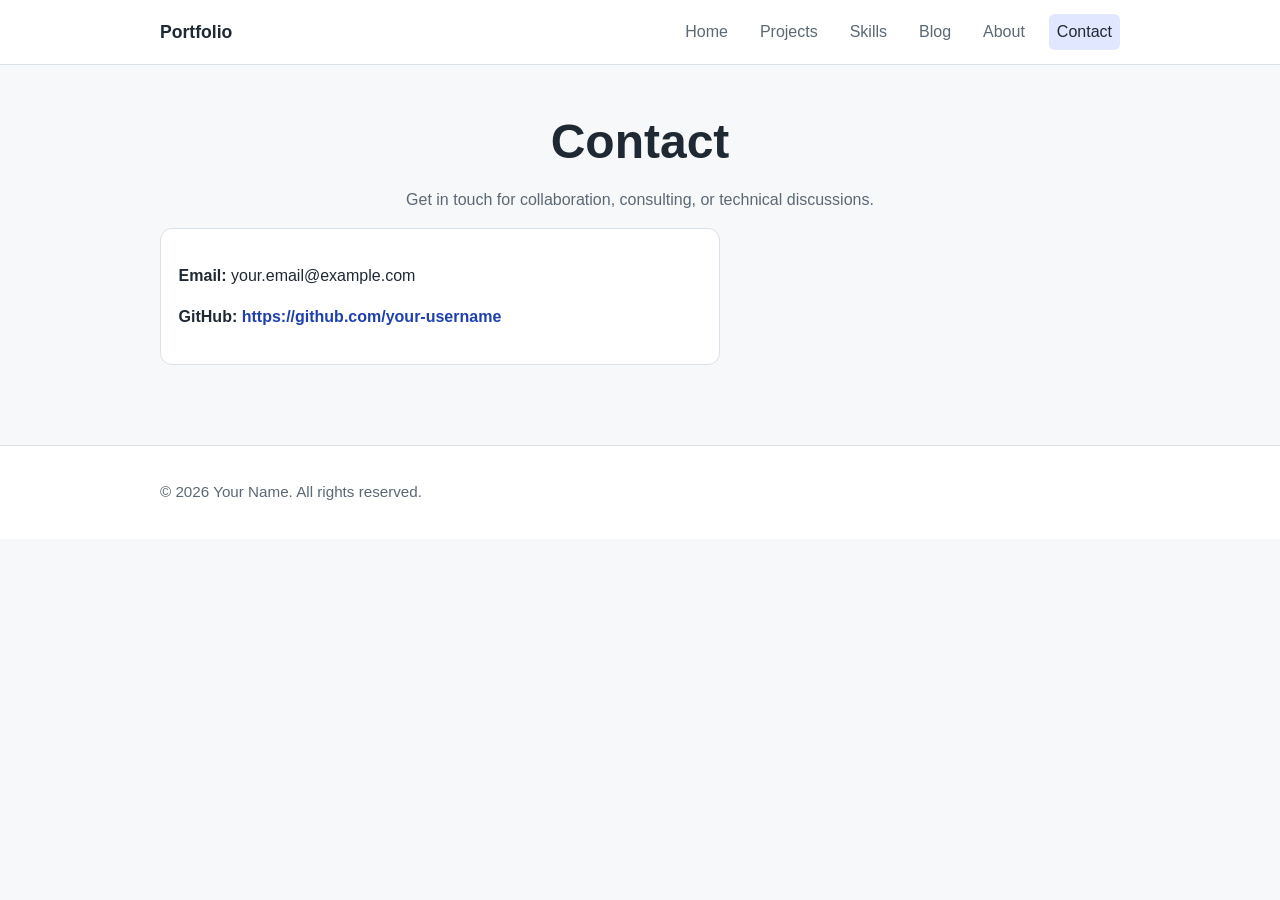
<file: portfolio/contact.html>
﻿<!DOCTYPE html>
<html lang="en">
<head>
  <meta charset="UTF-8" />
  <meta name="viewport" content="width=device-width, initial-scale=1.0" />
  <title>Contact | Cloud / AI Engineer Portfolio</title>
  <link rel="stylesheet" href="css/style.css" />
</head>
<body>
  <header class="site-header">
    <div class="container nav-wrap">
      <a class="logo" href="index.html">Portfolio</a>
      <button class="nav-toggle" type="button" aria-label="Toggle navigation" aria-expanded="false">Menu</button>
      <nav class="site-nav" aria-label="Main navigation">
        <a href="index.html">Home</a>
        <a href="projects.html">Projects</a>
        <a href="skills.html">Skills</a>
        <a href="blog.html">Blog</a>
        <a href="about.html">About</a>
        <a href="contact.html">Contact</a>
      </nav>
    </div>
  </header>

  <main class="section">
    <div class="container">
      <h1>Contact</h1>
      <p class="page-lead">Get in touch for collaboration, consulting, or technical discussions.</p>
      <div class="card contact-card">
        <p><strong>Email:</strong> your.email@example.com</p>
        <p><strong>GitHub:</strong> <a class="text-link" href="#">https://github.com/your-username</a></p>
      </div>
    </div>
  </main>

  <footer class="site-footer">
    <div class="container">
      <p>&copy; <span id="year"></span> Your Name. All rights reserved.</p>
    </div>
  </footer>

  <script src="js/main.js"></script>
</body>
</html>
</file>
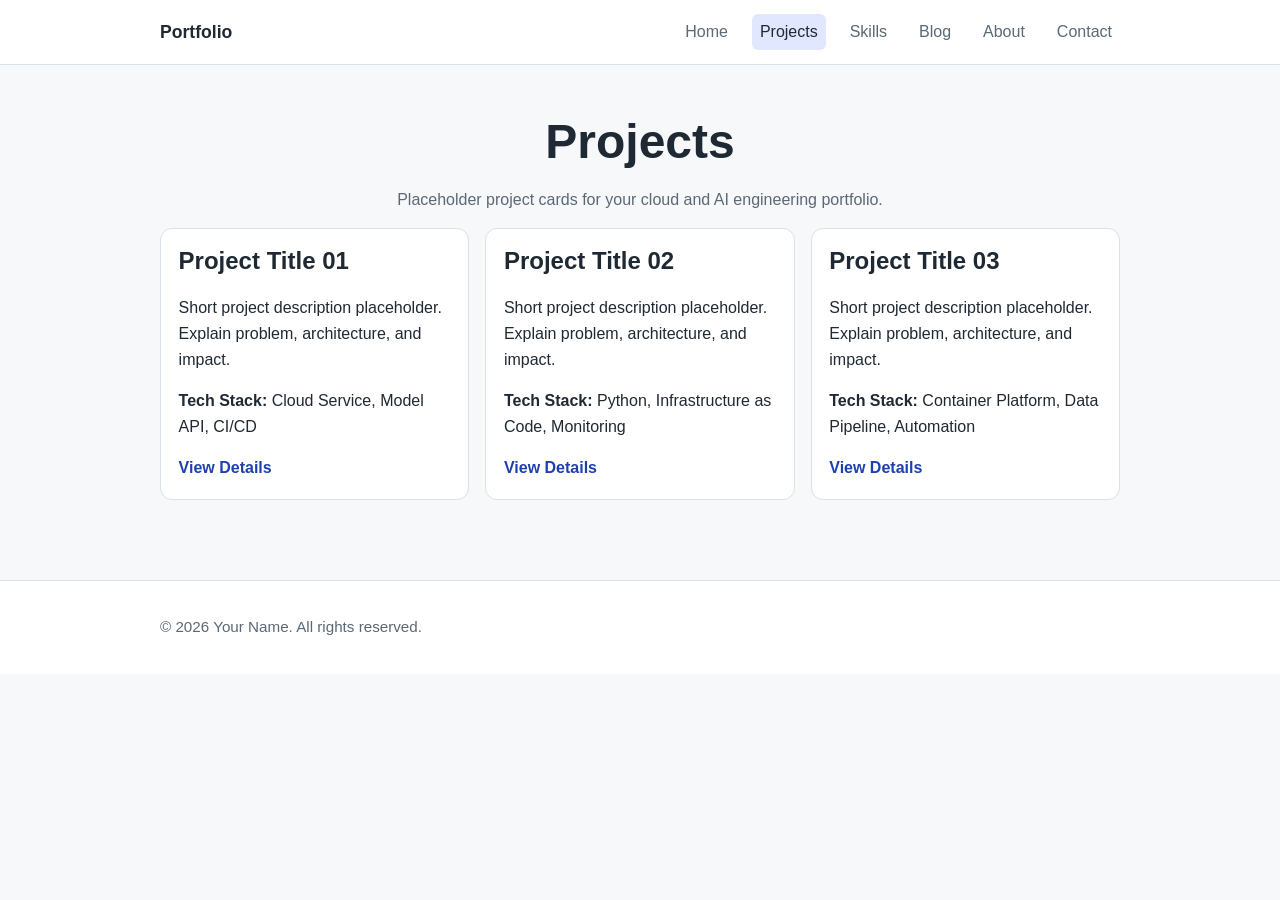
<file: portfolio/projects.html>
﻿<!DOCTYPE html>
<html lang="en">
<head>
  <meta charset="UTF-8" />
  <meta name="viewport" content="width=device-width, initial-scale=1.0" />
  <title>Projects | Cloud / AI Engineer Portfolio</title>
  <link rel="stylesheet" href="css/style.css" />
</head>
<body>
  <header class="site-header">
    <div class="container nav-wrap">
      <a class="logo" href="index.html">Portfolio</a>
      <button class="nav-toggle" type="button" aria-label="Toggle navigation" aria-expanded="false">Menu</button>
      <nav class="site-nav" aria-label="Main navigation">
        <a href="index.html">Home</a>
        <a href="projects.html">Projects</a>
        <a href="skills.html">Skills</a>
        <a href="blog.html">Blog</a>
        <a href="about.html">About</a>
        <a href="contact.html">Contact</a>
      </nav>
    </div>
  </header>

  <main class="section">
    <div class="container">
      <h1>Projects</h1>
      <p class="page-lead">Placeholder project cards for your cloud and AI engineering portfolio.</p>
      <div class="grid cards-grid">
        <article class="card">
          <h2>Project Title 01</h2>
          <p>Short project description placeholder. Explain problem, architecture, and impact.</p>
          <p><strong>Tech Stack:</strong> Cloud Service, Model API, CI/CD</p>
          <a class="text-link" href="#">View Details</a>
        </article>
        <article class="card">
          <h2>Project Title 02</h2>
          <p>Short project description placeholder. Explain problem, architecture, and impact.</p>
          <p><strong>Tech Stack:</strong> Python, Infrastructure as Code, Monitoring</p>
          <a class="text-link" href="#">View Details</a>
        </article>
        <article class="card">
          <h2>Project Title 03</h2>
          <p>Short project description placeholder. Explain problem, architecture, and impact.</p>
          <p><strong>Tech Stack:</strong> Container Platform, Data Pipeline, Automation</p>
          <a class="text-link" href="#">View Details</a>
        </article>
      </div>
    </div>
  </main>

  <footer class="site-footer">
    <div class="container">
      <p>&copy; <span id="year"></span> Your Name. All rights reserved.</p>
    </div>
  </footer>

  <script src="js/main.js"></script>
</body>
</html>
</file>
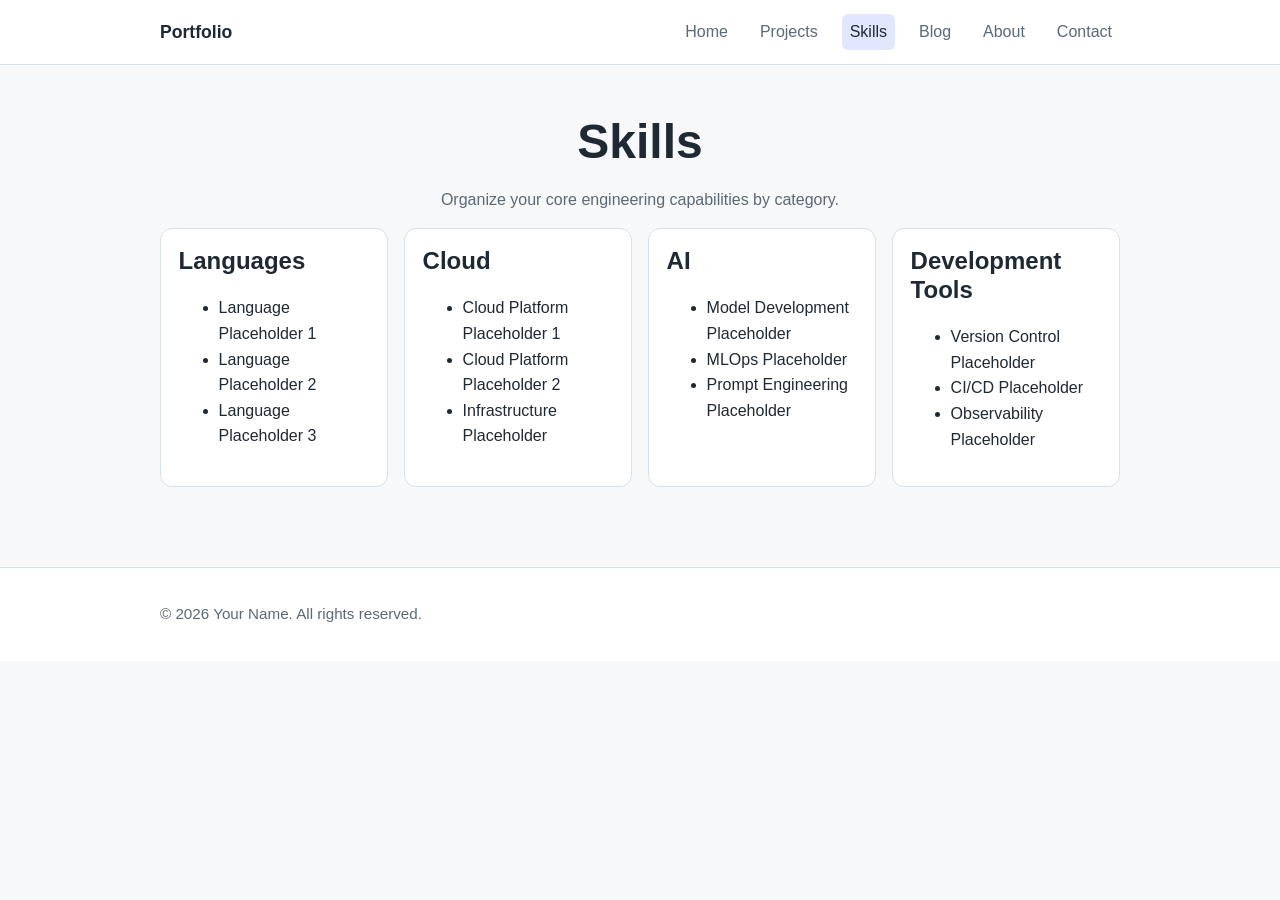
<file: portfolio/skills.html>
﻿<!DOCTYPE html>
<html lang="en">
<head>
  <meta charset="UTF-8" />
  <meta name="viewport" content="width=device-width, initial-scale=1.0" />
  <title>Skills | Cloud / AI Engineer Portfolio</title>
  <link rel="stylesheet" href="css/style.css" />
</head>
<body>
  <header class="site-header">
    <div class="container nav-wrap">
      <a class="logo" href="index.html">Portfolio</a>
      <button class="nav-toggle" type="button" aria-label="Toggle navigation" aria-expanded="false">Menu</button>
      <nav class="site-nav" aria-label="Main navigation">
        <a href="index.html">Home</a>
        <a href="projects.html">Projects</a>
        <a href="skills.html">Skills</a>
        <a href="blog.html">Blog</a>
        <a href="about.html">About</a>
        <a href="contact.html">Contact</a>
      </nav>
    </div>
  </header>

  <main class="section">
    <div class="container">
      <h1>Skills</h1>
      <p class="page-lead">Organize your core engineering capabilities by category.</p>
      <div class="grid cards-grid">
        <section class="card">
          <h2>Languages</h2>
          <ul>
            <li>Language Placeholder 1</li>
            <li>Language Placeholder 2</li>
            <li>Language Placeholder 3</li>
          </ul>
        </section>
        <section class="card">
          <h2>Cloud</h2>
          <ul>
            <li>Cloud Platform Placeholder 1</li>
            <li>Cloud Platform Placeholder 2</li>
            <li>Infrastructure Placeholder</li>
          </ul>
        </section>
        <section class="card">
          <h2>AI</h2>
          <ul>
            <li>Model Development Placeholder</li>
            <li>MLOps Placeholder</li>
            <li>Prompt Engineering Placeholder</li>
          </ul>
        </section>
        <section class="card">
          <h2>Development Tools</h2>
          <ul>
            <li>Version Control Placeholder</li>
            <li>CI/CD Placeholder</li>
            <li>Observability Placeholder</li>
          </ul>
        </section>
      </div>
    </div>
  </main>

  <footer class="site-footer">
    <div class="container">
      <p>&copy; <span id="year"></span> Your Name. All rights reserved.</p>
    </div>
  </footer>

  <script src="js/main.js"></script>
</body>
</html>
</file>
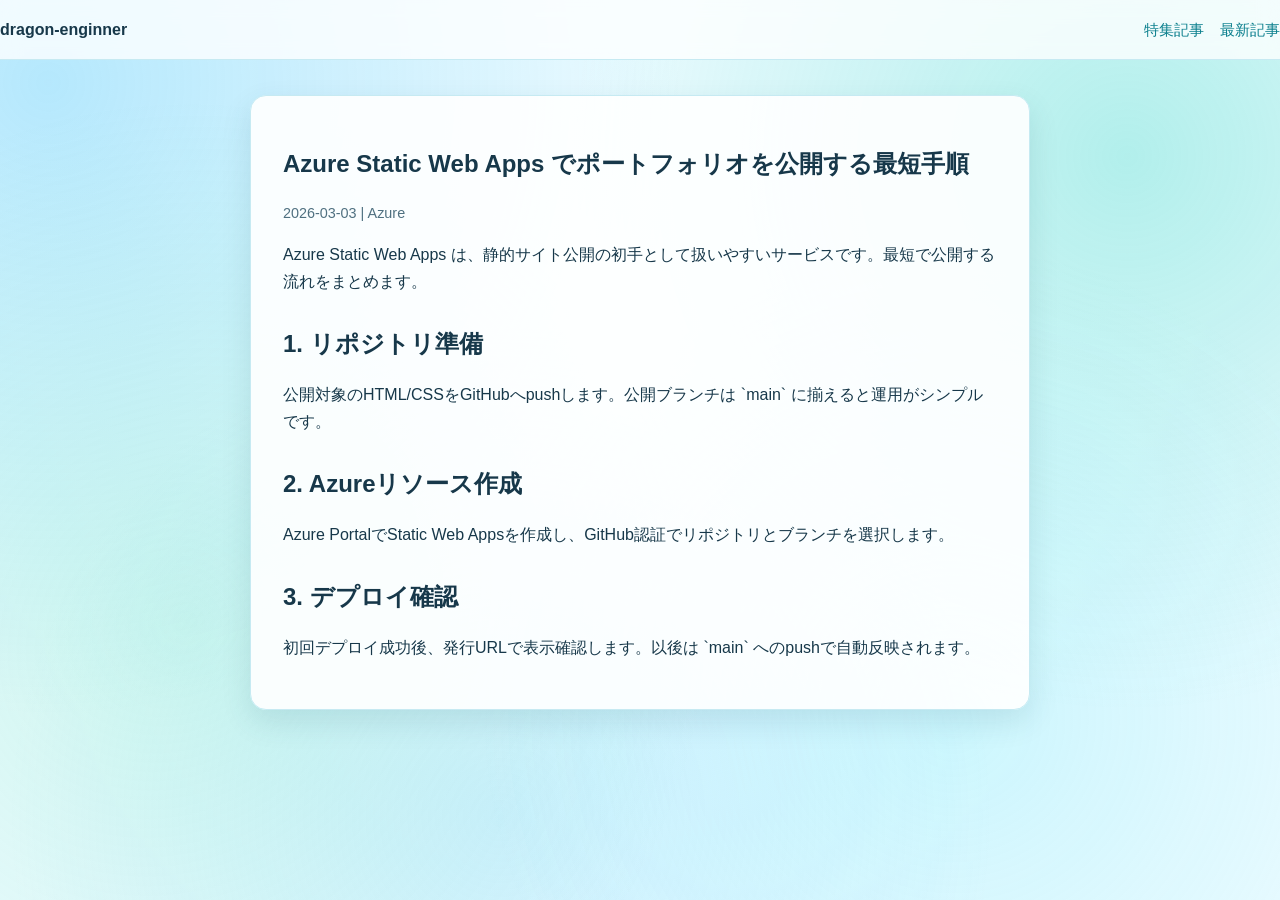
<file: posts/azure-static-web-apps.html>
﻿<!DOCTYPE html>
<html lang="ja">
<head>
  <meta charset="UTF-8">
  <meta name="viewport" content="width=device-width, initial-scale=1.0">
  <title>Azure Static Web Apps でポートフォリオを公開する最短手順</title>
  <meta name="description" content="GitHub連携からデプロイ確認までを短手順で整理。">
  <meta property="og:type" content="article">
  <meta property="og:title" content="Azure Static Web Apps でポートフォリオを公開する最短手順">
  <meta property="og:description" content="GitHub連携からデプロイ確認までを短手順で整理。">
  <meta property="og:url" content="https://kind-mud-063fee810.4.azurestaticapps.net/posts/azure-static-web-apps.html">
  <link rel="icon" href="../favicon.svg" type="image/svg+xml">
  <link rel="stylesheet" href="../style.css">
</head>
<body>
  <header class="site-header">
    <div class="container header-inner">
      <a class="logo" href="../index.html">dragon-enginner</a>
      <nav class="nav">
        <a href="../index.html#featured">特集記事</a>
        <a href="../index.html#categories">最新記事</a>
      </nav>
    </div>
  </header>

  <main class="article">
    <div class="container">
      <article class="content">
        <h1>Azure Static Web Apps でポートフォリオを公開する最短手順</h1>
        <p class="meta">2026-03-03 | Azure</p>
        <p>Azure Static Web Apps は、静的サイト公開の初手として扱いやすいサービスです。最短で公開する流れをまとめます。</p>
        <h2>1. リポジトリ準備</h2>
        <p>公開対象のHTML/CSSをGitHubへpushします。公開ブランチは `main` に揃えると運用がシンプルです。</p>
        <h2>2. Azureリソース作成</h2>
        <p>Azure PortalでStatic Web Appsを作成し、GitHub認証でリポジトリとブランチを選択します。</p>
        <h2>3. デプロイ確認</h2>
        <p>初回デプロイ成功後、発行URLで表示確認します。以後は `main` へのpushで自動反映されます。</p>
      </article>
    </div>
  </main>
</body>
</html>
</file>
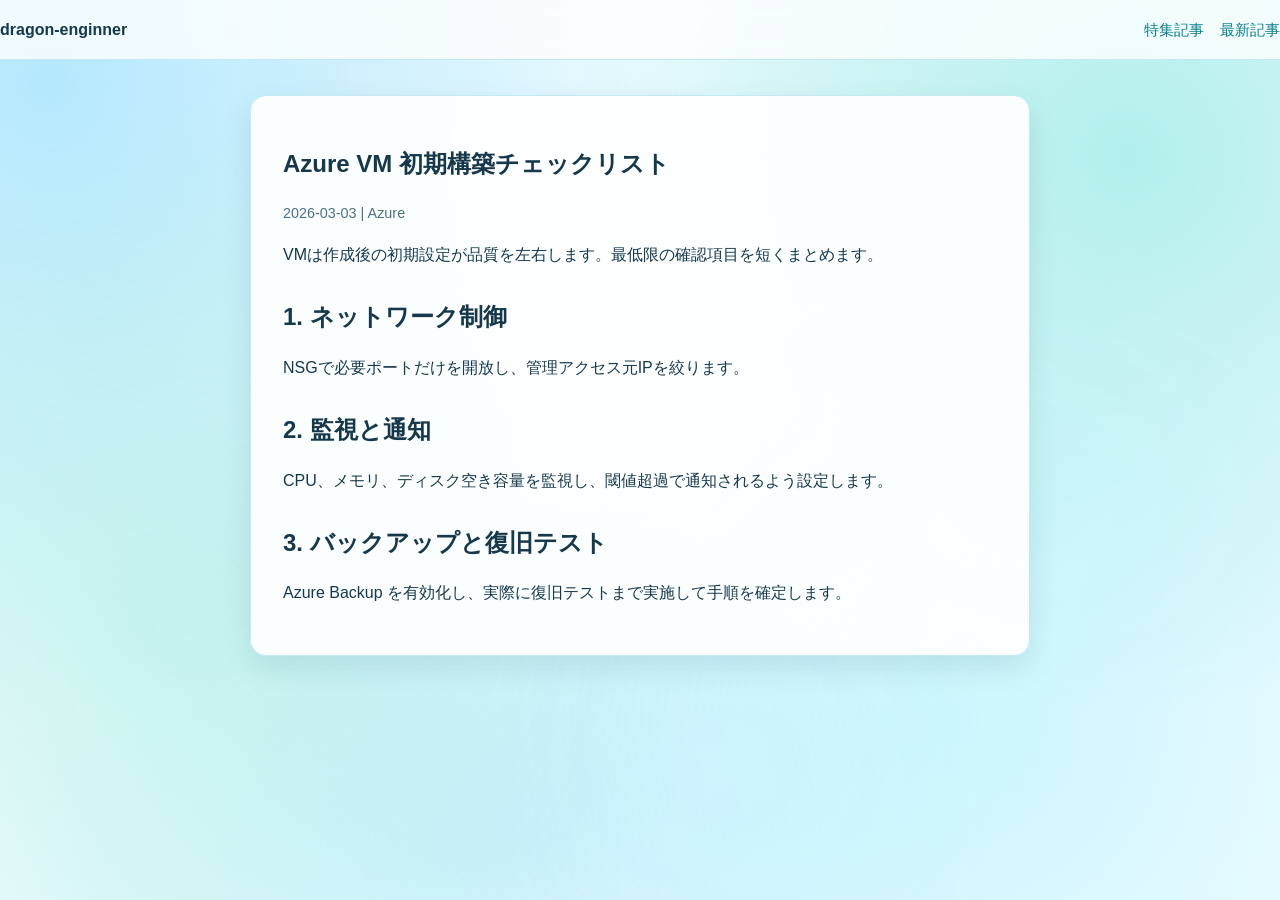
<file: posts/azure-vm-checklist.html>
﻿<!DOCTYPE html>
<html lang="ja">
<head>
  <meta charset="UTF-8">
  <meta name="viewport" content="width=device-width, initial-scale=1.0">
  <title>Azure VM 初期構築チェックリスト</title>
  <meta name="description" content="運用前に確認すべきネットワーク・監視・バックアップ。">
  <meta property="og:type" content="article">
  <meta property="og:title" content="Azure VM 初期構築チェックリスト">
  <meta property="og:description" content="運用前に確認すべきネットワーク・監視・バックアップ。">
  <meta property="og:url" content="https://kind-mud-063fee810.4.azurestaticapps.net/posts/azure-vm-checklist.html">
  <link rel="icon" href="../favicon.svg" type="image/svg+xml">
  <link rel="stylesheet" href="../style.css">
</head>
<body>
  <header class="site-header">
    <div class="container header-inner">
      <a class="logo" href="../index.html">dragon-enginner</a>
      <nav class="nav">
        <a href="../index.html#featured">特集記事</a>
        <a href="../index.html#categories">最新記事</a>
      </nav>
    </div>
  </header>

  <main class="article">
    <div class="container">
      <article class="content">
        <h1>Azure VM 初期構築チェックリスト</h1>
        <p class="meta">2026-03-03 | Azure</p>
        <p>VMは作成後の初期設定が品質を左右します。最低限の確認項目を短くまとめます。</p>
        <h2>1. ネットワーク制御</h2>
        <p>NSGで必要ポートだけを開放し、管理アクセス元IPを絞ります。</p>
        <h2>2. 監視と通知</h2>
        <p>CPU、メモリ、ディスク空き容量を監視し、閾値超過で通知されるよう設定します。</p>
        <h2>3. バックアップと復旧テスト</h2>
        <p>Azure Backup を有効化し、実際に復旧テストまで実施して手順を確定します。</p>
      </article>
    </div>
  </main>
</body>
</html>
</file>
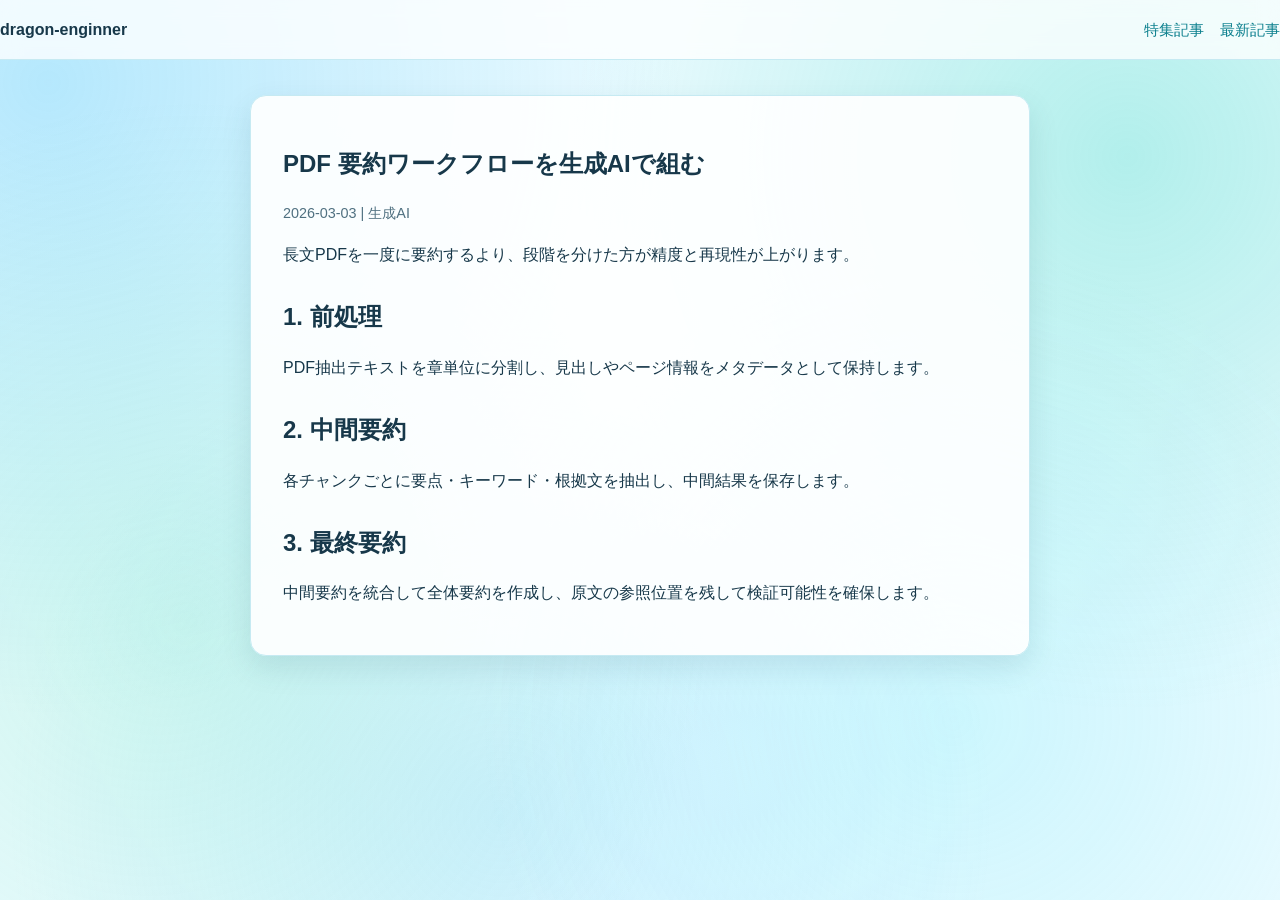
<file: posts/genai-pdf-summary.html>
﻿<!DOCTYPE html>
<html lang="ja">
<head>
  <meta charset="UTF-8">
  <meta name="viewport" content="width=device-width, initial-scale=1.0">
  <title>PDF 要約ワークフローを生成AIで組む</title>
  <meta name="description" content="長文PDFを段階分割して再現性高く要約する手順。">
  <meta property="og:type" content="article">
  <meta property="og:title" content="PDF 要約ワークフローを生成AIで組む">
  <meta property="og:description" content="長文PDFを段階分割して再現性高く要約する手順。">
  <meta property="og:url" content="https://kind-mud-063fee810.4.azurestaticapps.net/posts/genai-pdf-summary.html">
  <link rel="icon" href="../favicon.svg" type="image/svg+xml">
  <link rel="stylesheet" href="../style.css">
</head>
<body>
  <header class="site-header">
    <div class="container header-inner">
      <a class="logo" href="../index.html">dragon-enginner</a>
      <nav class="nav">
        <a href="../index.html#featured">特集記事</a>
        <a href="../index.html#categories">最新記事</a>
      </nav>
    </div>
  </header>

  <main class="article">
    <div class="container">
      <article class="content">
        <h1>PDF 要約ワークフローを生成AIで組む</h1>
        <p class="meta">2026-03-03 | 生成AI</p>
        <p>長文PDFを一度に要約するより、段階を分けた方が精度と再現性が上がります。</p>
        <h2>1. 前処理</h2>
        <p>PDF抽出テキストを章単位に分割し、見出しやページ情報をメタデータとして保持します。</p>
        <h2>2. 中間要約</h2>
        <p>各チャンクごとに要点・キーワード・根拠文を抽出し、中間結果を保存します。</p>
        <h2>3. 最終要約</h2>
        <p>中間要約を統合して全体要約を作成し、原文の参照位置を残して検証可能性を確保します。</p>
      </article>
    </div>
  </main>
</body>
</html>
</file>
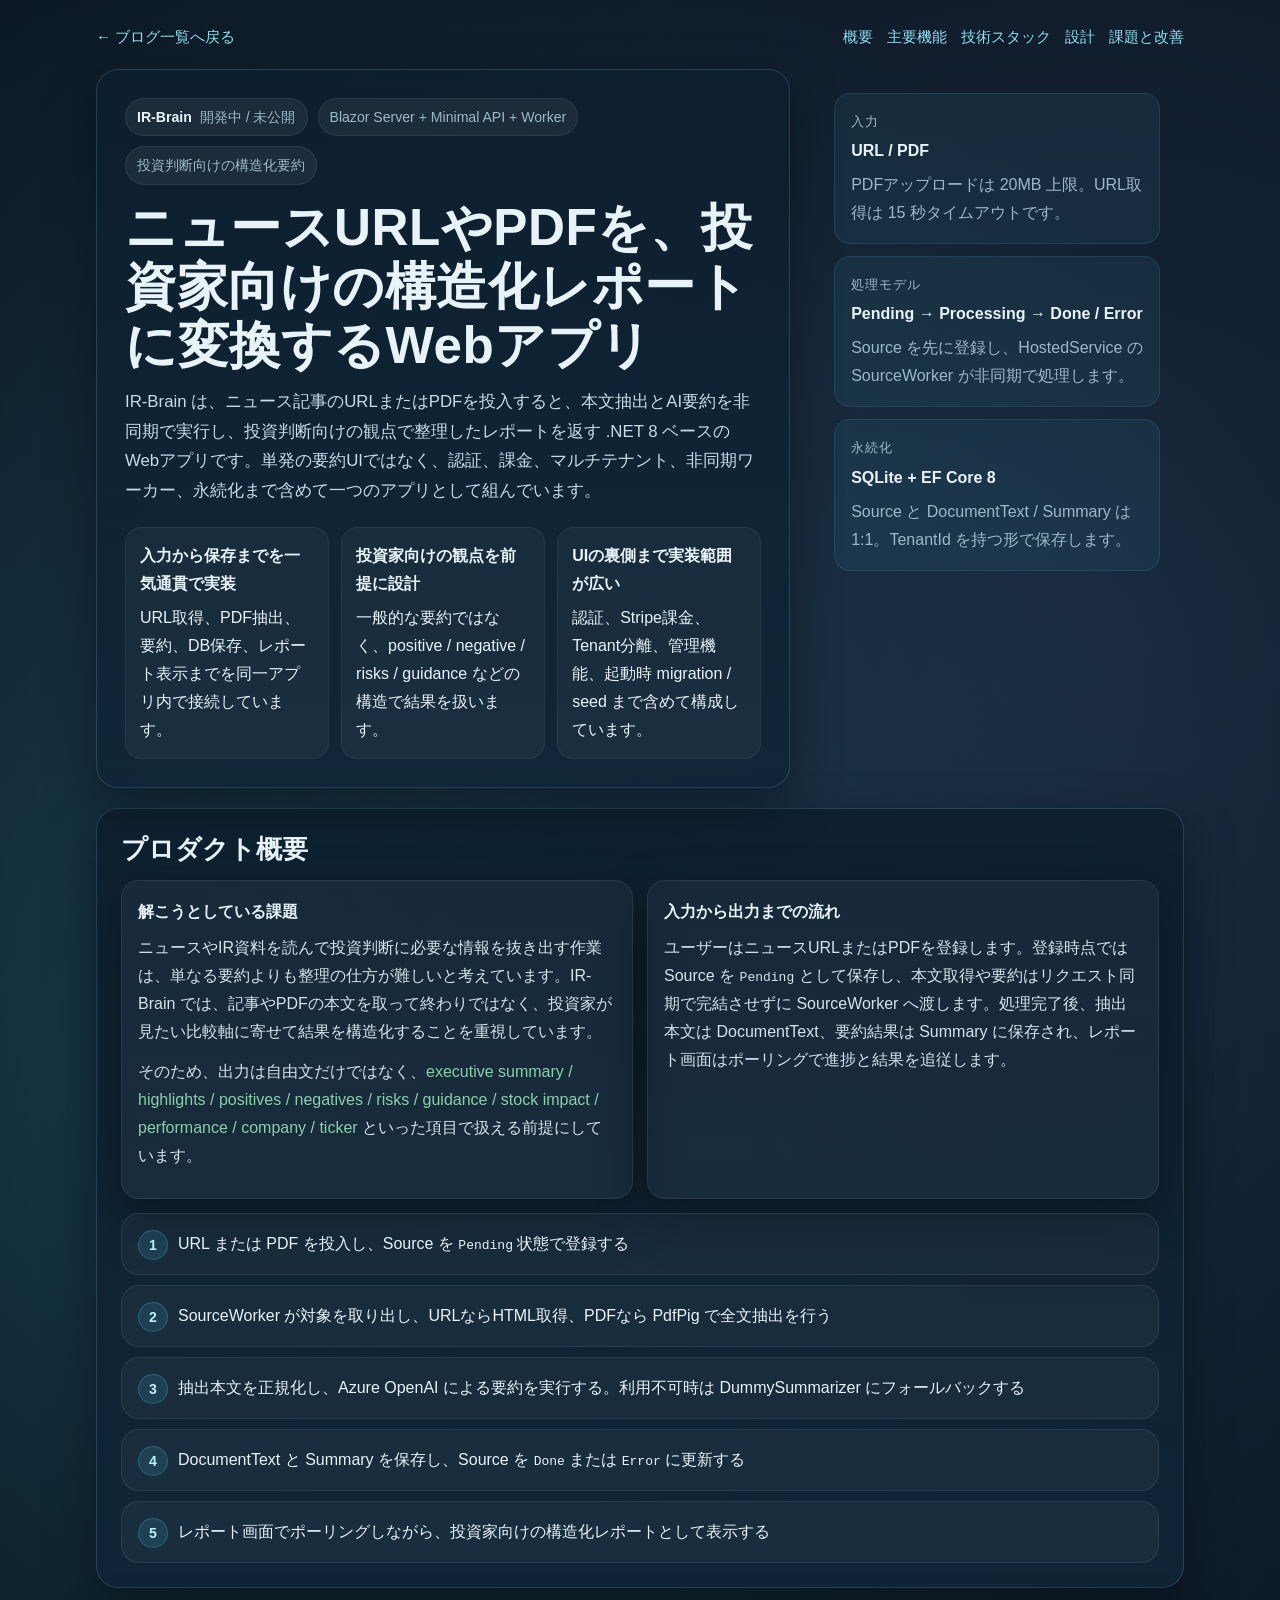
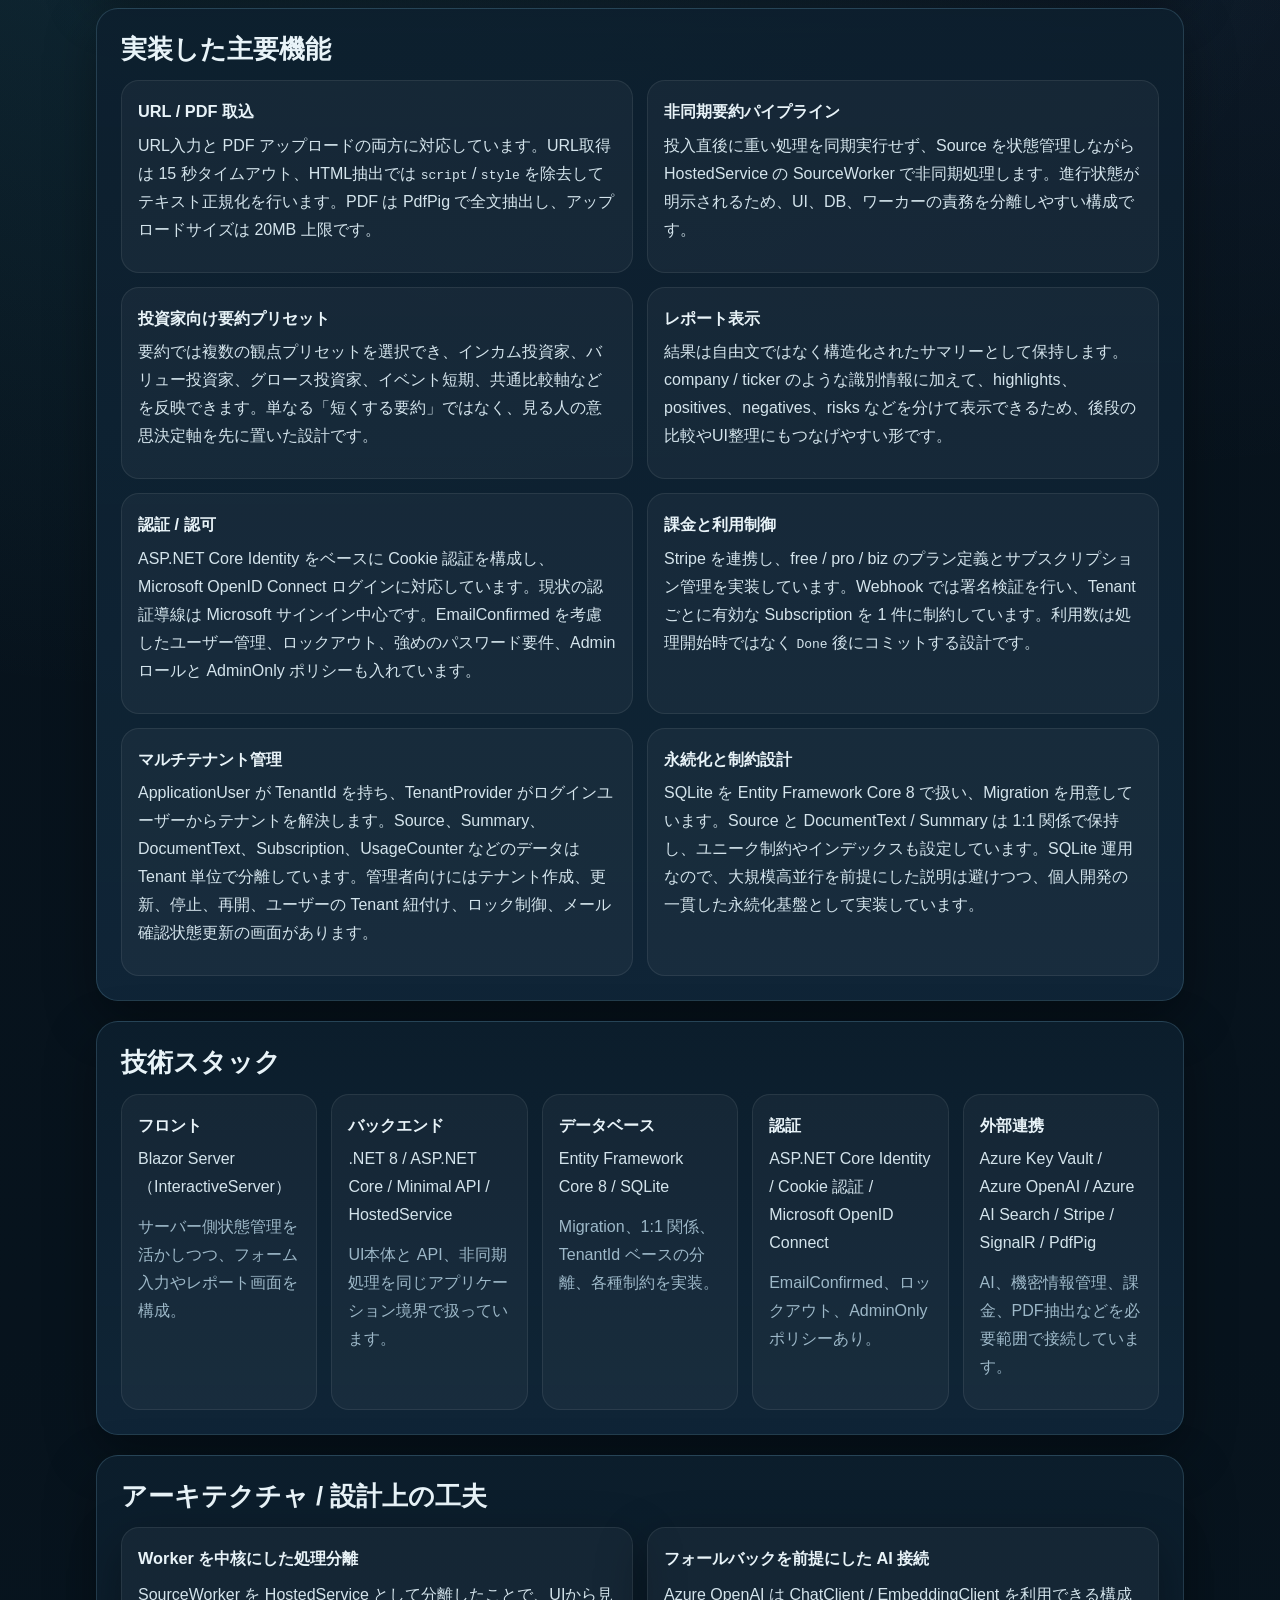
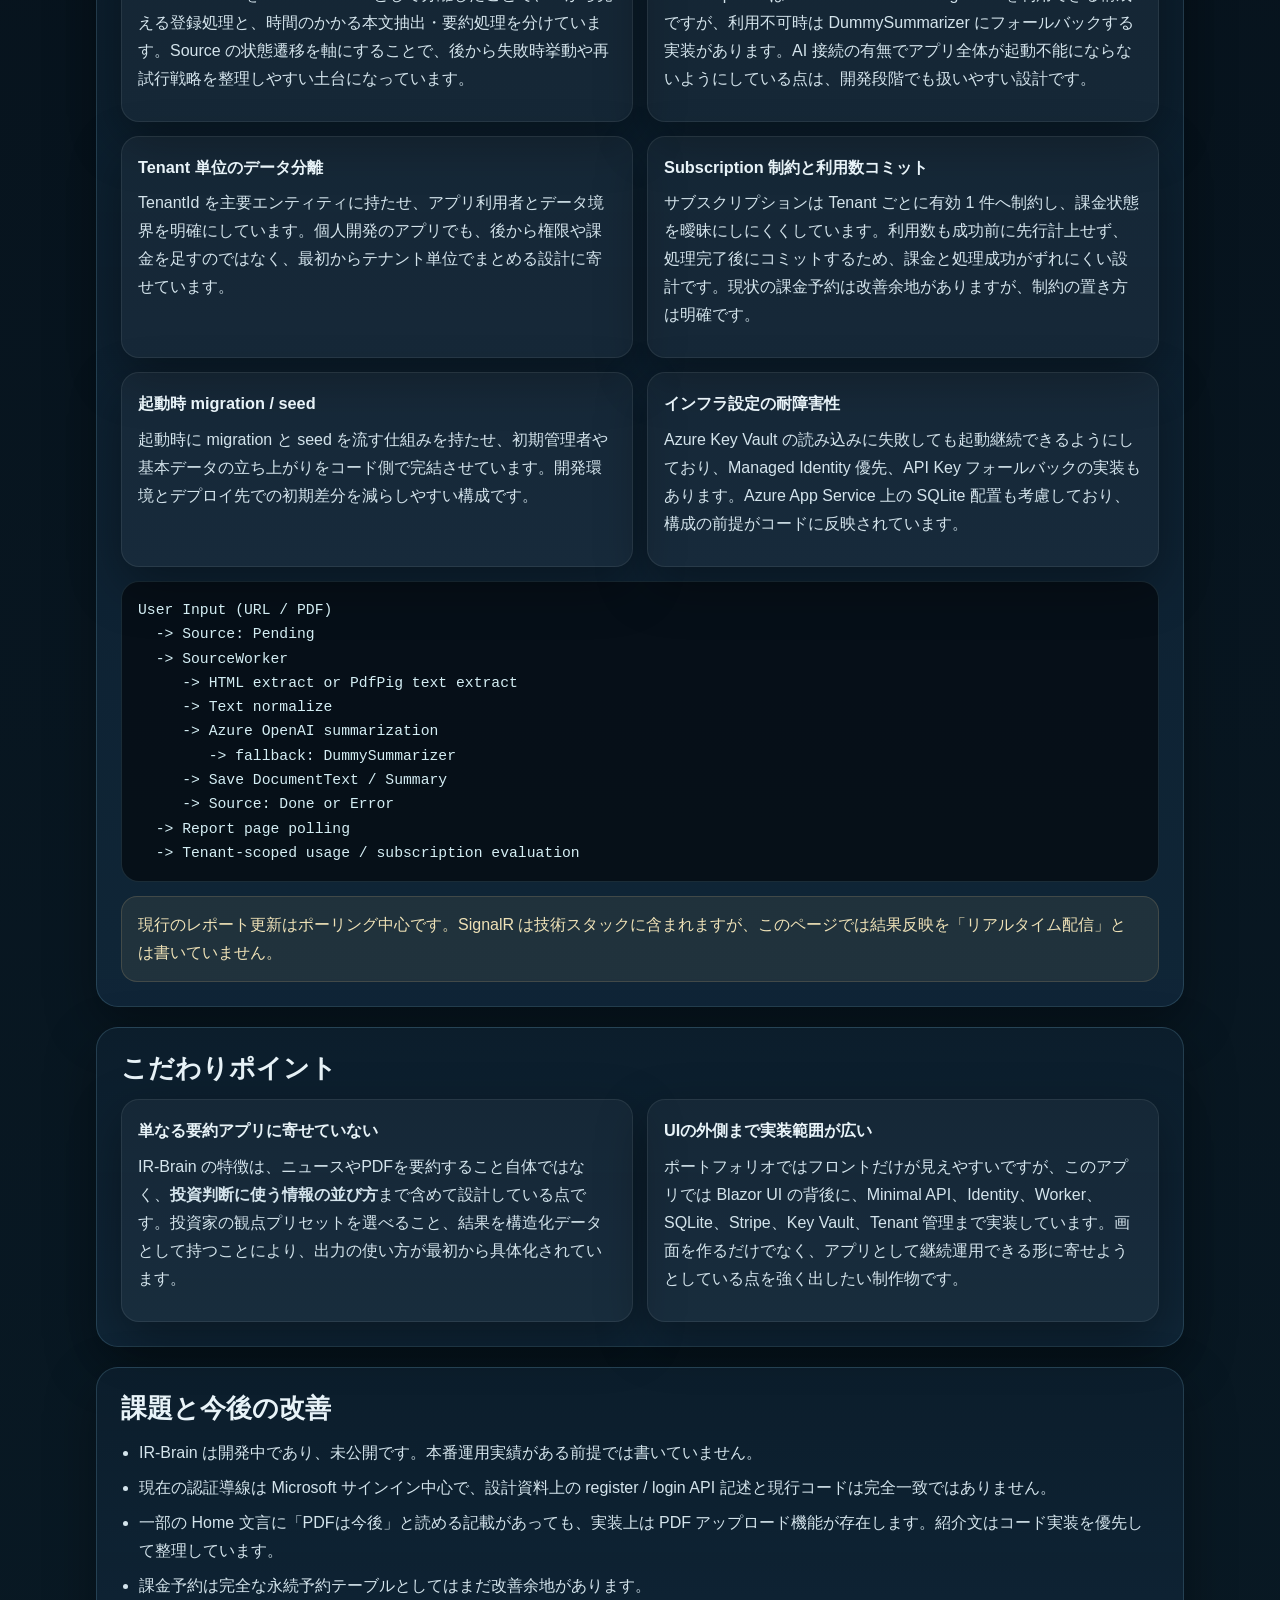
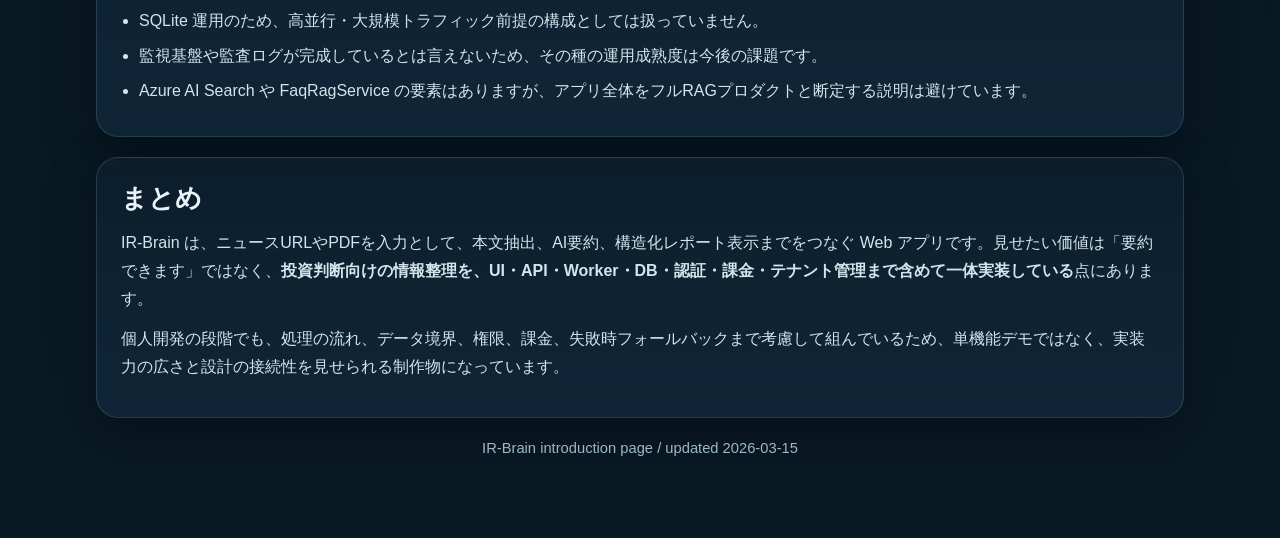
<file: posts/ir-brain-portfolio.html>
<!doctype html>
<html lang="ja">
<head>
  <meta charset="utf-8">
  <meta name="viewport" content="width=device-width, initial-scale=1">
  <title>IR-Brain 開発紹介 | 投資判断向けAIレポートWebアプリ</title>
  <meta name="description" content="IR-Brain は、ニュースURLやPDFを投入し、本文抽出とAI要約を非同期実行して投資判断向けの構造化レポートを返す開発中のWebアプリです。UIだけでなく、Worker、認証、課金、マルチテナントまで含めた実装を紹介します。">
  <meta property="og:type" content="article">
  <meta property="og:title" content="IR-Brain 開発紹介">
  <meta property="og:description" content="投資判断向けの構造化レポートを返すWebアプリ IR-Brain の実装紹介">
  <meta property="og:url" content="https://kind-mud-063fee810.4.azurestaticapps.net/posts/ir-brain-portfolio.html">
  <style>
    :root {
      --bg: #07131d;
      --bg-alt: #0c1c2b;
      --panel: rgba(13, 31, 46, 0.88);
      --panel-strong: rgba(16, 38, 56, 0.96);
      --line: rgba(132, 188, 214, 0.2);
      --text: #e8f3f8;
      --muted: #9db8c8;
      --accent: #47c0db;
      --accent-soft: #18394b;
      --good: #88d1a7;
      --warn: #f0cf87;
      --shadow: 0 18px 50px rgba(0, 0, 0, 0.35);
      --max: 1120px;
    }

    * {
      box-sizing: border-box;
    }

    html {
      scroll-behavior: smooth;
    }

    body {
      margin: 0;
      color: var(--text);
      font-family: "Segoe UI", "Hiragino Kaku Gothic ProN", "Yu Gothic UI", sans-serif;
      line-height: 1.75;
      background:
        radial-gradient(circle at 15% 20%, rgba(71, 192, 219, 0.18), transparent 28%),
        radial-gradient(circle at 85% 12%, rgba(124, 161, 255, 0.14), transparent 30%),
        linear-gradient(180deg, #08121b 0%, #07131d 55%, #091a25 100%);
    }

    a {
      color: #91deee;
      text-decoration: none;
    }

    a:hover {
      text-decoration: underline;
    }

    .wrap {
      max-width: var(--max);
      margin: 0 auto;
      padding: 24px 16px 64px;
    }

    .topbar {
      display: flex;
      justify-content: space-between;
      align-items: center;
      gap: 16px;
      margin-bottom: 18px;
      color: var(--muted);
      font-size: 0.95rem;
    }

    .topnav {
      display: flex;
      flex-wrap: wrap;
      gap: 14px;
    }

    .hero {
      display: grid;
      grid-template-columns: minmax(0, 1.3fr) minmax(280px, 0.7fr);
      gap: 20px;
      align-items: stretch;
    }

    .hero-card,
    .panel,
    section {
      background: linear-gradient(180deg, var(--panel) 0%, var(--panel-strong) 100%);
      border: 1px solid var(--line);
      border-radius: 22px;
      box-shadow: var(--shadow);
    }

    .hero-card {
      padding: 28px;
    }

    .eyebrow {
      display: inline-flex;
      gap: 10px;
      flex-wrap: wrap;
      margin-bottom: 14px;
    }

    .chip {
      display: inline-flex;
      align-items: center;
      gap: 8px;
      padding: 6px 11px;
      border-radius: 999px;
      background: rgba(255, 255, 255, 0.06);
      border: 1px solid rgba(255, 255, 255, 0.08);
      color: var(--muted);
      font-size: 0.88rem;
    }

    .chip strong {
      color: var(--text);
      font-weight: 600;
    }

    h1 {
      margin: 0 0 12px;
      font-size: clamp(2rem, 4vw, 3.5rem);
      line-height: 1.15;
      letter-spacing: 0.01em;
    }

    .lead {
      margin: 0 0 20px;
      color: #c8dce7;
      font-size: 1.05rem;
      max-width: 56rem;
    }

    .hero-points {
      display: grid;
      grid-template-columns: repeat(3, minmax(0, 1fr));
      gap: 12px;
      margin-top: 22px;
    }

    .hero-point {
      padding: 14px;
      border-radius: 16px;
      background: rgba(255, 255, 255, 0.04);
      border: 1px solid rgba(255, 255, 255, 0.06);
    }

    .hero-point strong,
    .stat strong,
    .stack-card h3,
    .feature-card h3 {
      display: block;
      margin-bottom: 6px;
      color: var(--text);
    }

    .hero-side {
      padding: 24px;
      display: grid;
      gap: 12px;
      align-content: start;
    }

    .stat {
      padding: 16px;
      border-radius: 16px;
      background: rgba(71, 192, 219, 0.08);
      border: 1px solid rgba(71, 192, 219, 0.14);
    }

    .stat small {
      color: var(--muted);
      display: block;
      margin-bottom: 4px;
      text-transform: uppercase;
      letter-spacing: 0.08em;
    }

    section {
      padding: 24px;
      margin-top: 20px;
    }

    h2 {
      margin: 0 0 14px;
      font-size: clamp(1.3rem, 2vw, 1.75rem);
      line-height: 1.3;
    }

    h3 {
      margin: 0 0 8px;
      font-size: 1.02rem;
    }

    p {
      margin: 0 0 12px;
      color: #d4e4ec;
    }

    .muted {
      color: var(--muted);
    }

    .grid-2,
    .grid-3,
    .feature-grid,
    .stack-grid {
      display: grid;
      gap: 14px;
    }

    .grid-2 {
      grid-template-columns: repeat(2, minmax(0, 1fr));
    }

    .grid-3 {
      grid-template-columns: repeat(3, minmax(0, 1fr));
    }

    .feature-grid {
      grid-template-columns: repeat(2, minmax(0, 1fr));
      margin-top: 14px;
    }

    .stack-grid {
      grid-template-columns: repeat(5, minmax(0, 1fr));
      margin-top: 14px;
    }

    .panel,
    .feature-card,
    .stack-card,
    .timeline-step {
      padding: 16px;
      border-radius: 18px;
      background: rgba(255, 255, 255, 0.04);
      border: 1px solid rgba(255, 255, 255, 0.08);
    }

    .flow {
      display: grid;
      gap: 10px;
      margin-top: 14px;
    }

    .timeline-step {
      position: relative;
      padding-left: 56px;
    }

    .timeline-step::before {
      content: attr(data-step);
      position: absolute;
      left: 16px;
      top: 16px;
      width: 28px;
      height: 28px;
      border-radius: 999px;
      display: grid;
      place-items: center;
      background: rgba(71, 192, 219, 0.14);
      border: 1px solid rgba(71, 192, 219, 0.28);
      color: #bfeef7;
      font-weight: 700;
      font-size: 0.88rem;
    }

    ul {
      margin: 10px 0 0;
      padding-left: 18px;
    }

    li {
      margin: 7px 0;
      color: #d4e4ec;
    }

    .code {
      margin-top: 14px;
      padding: 16px;
      border-radius: 18px;
      background: rgba(4, 11, 17, 0.78);
      border: 1px solid rgba(125, 173, 196, 0.18);
      overflow-x: auto;
      white-space: pre;
      font-family: Consolas, "Courier New", monospace;
      color: #d4eef4;
      font-size: 0.92rem;
      line-height: 1.65;
    }

    .note {
      margin-top: 14px;
      padding: 14px 16px;
      border-radius: 16px;
      background: rgba(240, 207, 135, 0.08);
      border: 1px solid rgba(240, 207, 135, 0.16);
      color: #efe2b7;
    }

    .good {
      color: var(--good);
    }

    .footer {
      margin-top: 18px;
      color: var(--muted);
      text-align: center;
      font-size: 0.92rem;
    }

    @media (max-width: 980px) {
      .hero,
      .grid-2,
      .grid-3,
      .feature-grid,
      .stack-grid,
      .hero-points {
        grid-template-columns: 1fr;
      }

      .topbar {
        flex-direction: column;
        align-items: flex-start;
      }
    }
  </style>
</head>
<body>
  <main class="wrap">
    <div class="topbar">
      <a href="../index.html">← ブログ一覧へ戻る</a>
      <nav class="topnav" aria-label="Section navigation">
        <a href="#overview">概要</a>
        <a href="#features">主要機能</a>
        <a href="#stack">技術スタック</a>
        <a href="#architecture">設計</a>
        <a href="#issues">課題と改善</a>
      </nav>
    </div>

    <div class="hero">
      <article class="hero-card">
        <div class="eyebrow">
          <span class="chip"><strong>IR-Brain</strong> 開発中 / 未公開</span>
          <span class="chip">Blazor Server + Minimal API + Worker</span>
          <span class="chip">投資判断向けの構造化要約</span>
        </div>
        <h1>ニュースURLやPDFを、投資家向けの構造化レポートに変換するWebアプリ</h1>
        <p class="lead">IR-Brain は、ニュース記事のURLまたはPDFを投入すると、本文抽出とAI要約を非同期で実行し、投資判断向けの観点で整理したレポートを返す .NET 8 ベースのWebアプリです。単発の要約UIではなく、認証、課金、マルチテナント、非同期ワーカー、永続化まで含めて一つのアプリとして組んでいます。</p>
        <div class="hero-points">
          <div class="hero-point">
            <strong>入力から保存までを一気通貫で実装</strong>
            URL取得、PDF抽出、要約、DB保存、レポート表示までを同一アプリ内で接続しています。
          </div>
          <div class="hero-point">
            <strong>投資家向けの観点を前提に設計</strong>
            一般的な要約ではなく、positive / negative / risks / guidance などの構造で結果を扱います。
          </div>
          <div class="hero-point">
            <strong>UIの裏側まで実装範囲が広い</strong>
            認証、Stripe課金、Tenant分離、管理機能、起動時 migration / seed まで含めて構成しています。
          </div>
        </div>
      </article>

      <aside class="hero-side">
        <div class="stat">
          <small>入力</small>
          <strong>URL / PDF</strong>
          <span class="muted">PDFアップロードは 20MB 上限。URL取得は 15 秒タイムアウトです。</span>
        </div>
        <div class="stat">
          <small>処理モデル</small>
          <strong>Pending → Processing → Done / Error</strong>
          <span class="muted">Source を先に登録し、HostedService の SourceWorker が非同期で処理します。</span>
        </div>
        <div class="stat">
          <small>永続化</small>
          <strong>SQLite + EF Core 8</strong>
          <span class="muted">Source と DocumentText / Summary は 1:1。TenantId を持つ形で保存します。</span>
        </div>
      </aside>
    </div>

    <section id="overview">
      <h2>プロダクト概要</h2>
      <div class="grid-2">
        <div class="panel">
          <h3>解こうとしている課題</h3>
          <p>ニュースやIR資料を読んで投資判断に必要な情報を抜き出す作業は、単なる要約よりも整理の仕方が難しいと考えています。IR-Brain では、記事やPDFの本文を取って終わりではなく、投資家が見たい比較軸に寄せて結果を構造化することを重視しています。</p>
          <p>そのため、出力は自由文だけではなく、<span class="good">executive summary / highlights / positives / negatives / risks / guidance / stock impact / performance / company / ticker</span> といった項目で扱える前提にしています。</p>
        </div>
        <div class="panel">
          <h3>入力から出力までの流れ</h3>
          <p>ユーザーはニュースURLまたはPDFを登録します。登録時点では Source を <code>Pending</code> として保存し、本文取得や要約はリクエスト同期で完結させずに SourceWorker へ渡します。処理完了後、抽出本文は DocumentText、要約結果は Summary に保存され、レポート画面はポーリングで進捗と結果を追従します。</p>
        </div>
      </div>

      <div class="flow">
        <div class="timeline-step" data-step="1">
          URL または PDF を投入し、Source を <code>Pending</code> 状態で登録する
        </div>
        <div class="timeline-step" data-step="2">
          SourceWorker が対象を取り出し、URLならHTML取得、PDFなら PdfPig で全文抽出を行う
        </div>
        <div class="timeline-step" data-step="3">
          抽出本文を正規化し、Azure OpenAI による要約を実行する。利用不可時は DummySummarizer にフォールバックする
        </div>
        <div class="timeline-step" data-step="4">
          DocumentText と Summary を保存し、Source を <code>Done</code> または <code>Error</code> に更新する
        </div>
        <div class="timeline-step" data-step="5">
          レポート画面でポーリングしながら、投資家向けの構造化レポートとして表示する
        </div>
      </div>
    </section>

    <section id="features">
      <h2>実装した主要機能</h2>
      <div class="feature-grid">
        <article class="feature-card">
          <h3>URL / PDF 取込</h3>
          <p>URL入力と PDF アップロードの両方に対応しています。URL取得は 15 秒タイムアウト、HTML抽出では <code>script</code> / <code>style</code> を除去してテキスト正規化を行います。PDF は PdfPig で全文抽出し、アップロードサイズは 20MB 上限です。</p>
        </article>
        <article class="feature-card">
          <h3>非同期要約パイプライン</h3>
          <p>投入直後に重い処理を同期実行せず、Source を状態管理しながら HostedService の SourceWorker で非同期処理します。進行状態が明示されるため、UI、DB、ワーカーの責務を分離しやすい構成です。</p>
        </article>
        <article class="feature-card">
          <h3>投資家向け要約プリセット</h3>
          <p>要約では複数の観点プリセットを選択でき、インカム投資家、バリュー投資家、グロース投資家、イベント短期、共通比較軸などを反映できます。単なる「短くする要約」ではなく、見る人の意思決定軸を先に置いた設計です。</p>
        </article>
        <article class="feature-card">
          <h3>レポート表示</h3>
          <p>結果は自由文ではなく構造化されたサマリーとして保持します。company / ticker のような識別情報に加えて、highlights、positives、negatives、risks などを分けて表示できるため、後段の比較やUI整理にもつなげやすい形です。</p>
        </article>
        <article class="feature-card">
          <h3>認証 / 認可</h3>
          <p>ASP.NET Core Identity をベースに Cookie 認証を構成し、Microsoft OpenID Connect ログインに対応しています。現状の認証導線は Microsoft サインイン中心です。EmailConfirmed を考慮したユーザー管理、ロックアウト、強めのパスワード要件、Admin ロールと AdminOnly ポリシーも入れています。</p>
        </article>
        <article class="feature-card">
          <h3>課金と利用制御</h3>
          <p>Stripe を連携し、free / pro / biz のプラン定義とサブスクリプション管理を実装しています。Webhook では署名検証を行い、Tenant ごとに有効な Subscription を 1 件に制約しています。利用数は処理開始時ではなく <code>Done</code> 後にコミットする設計です。</p>
        </article>
        <article class="feature-card">
          <h3>マルチテナント管理</h3>
          <p>ApplicationUser が TenantId を持ち、TenantProvider がログインユーザーからテナントを解決します。Source、Summary、DocumentText、Subscription、UsageCounter などのデータは Tenant 単位で分離しています。管理者向けにはテナント作成、更新、停止、再開、ユーザーの Tenant 紐付け、ロック制御、メール確認状態更新の画面があります。</p>
        </article>
        <article class="feature-card">
          <h3>永続化と制約設計</h3>
          <p>SQLite を Entity Framework Core 8 で扱い、Migration を用意しています。Source と DocumentText / Summary は 1:1 関係で保持し、ユニーク制約やインデックスも設定しています。SQLite 運用なので、大規模高並行を前提にした説明は避けつつ、個人開発の一貫した永続化基盤として実装しています。</p>
        </article>
      </div>
    </section>

    <section id="stack">
      <h2>技術スタック</h2>
      <div class="stack-grid">
        <article class="stack-card">
          <h3>フロント</h3>
          <p>Blazor Server（InteractiveServer）</p>
          <p class="muted">サーバー側状態管理を活かしつつ、フォーム入力やレポート画面を構成。</p>
        </article>
        <article class="stack-card">
          <h3>バックエンド</h3>
          <p>.NET 8 / ASP.NET Core / Minimal API / HostedService</p>
          <p class="muted">UI本体と API、非同期処理を同じアプリケーション境界で扱っています。</p>
        </article>
        <article class="stack-card">
          <h3>データベース</h3>
          <p>Entity Framework Core 8 / SQLite</p>
          <p class="muted">Migration、1:1 関係、TenantId ベースの分離、各種制約を実装。</p>
        </article>
        <article class="stack-card">
          <h3>認証</h3>
          <p>ASP.NET Core Identity / Cookie 認証 / Microsoft OpenID Connect</p>
          <p class="muted">EmailConfirmed、ロックアウト、AdminOnly ポリシーあり。</p>
        </article>
        <article class="stack-card">
          <h3>外部連携</h3>
          <p>Azure Key Vault / Azure OpenAI / Azure AI Search / Stripe / SignalR / PdfPig</p>
          <p class="muted">AI、機密情報管理、課金、PDF抽出などを必要範囲で接続しています。</p>
        </article>
      </div>
    </section>

    <section id="architecture">
      <h2>アーキテクチャ / 設計上の工夫</h2>
      <div class="grid-2">
        <div class="panel">
          <h3>Worker を中核にした処理分離</h3>
          <p>SourceWorker を HostedService として分離したことで、UIから見える登録処理と、時間のかかる本文抽出・要約処理を分けています。Source の状態遷移を軸にすることで、後から失敗時挙動や再試行戦略を整理しやすい土台になっています。</p>
        </div>
        <div class="panel">
          <h3>フォールバックを前提にした AI 接続</h3>
          <p>Azure OpenAI は ChatClient / EmbeddingClient を利用できる構成ですが、利用不可時は DummySummarizer にフォールバックする実装があります。AI 接続の有無でアプリ全体が起動不能にならないようにしている点は、開発段階でも扱いやすい設計です。</p>
        </div>
        <div class="panel">
          <h3>Tenant 単位のデータ分離</h3>
          <p>TenantId を主要エンティティに持たせ、アプリ利用者とデータ境界を明確にしています。個人開発のアプリでも、後から権限や課金を足すのではなく、最初からテナント単位でまとめる設計に寄せています。</p>
        </div>
        <div class="panel">
          <h3>Subscription 制約と利用数コミット</h3>
          <p>サブスクリプションは Tenant ごとに有効 1 件へ制約し、課金状態を曖昧にしにくくしています。利用数も成功前に先行計上せず、処理完了後にコミットするため、課金と処理成功がずれにくい設計です。現状の課金予約は改善余地がありますが、制約の置き方は明確です。</p>
        </div>
        <div class="panel">
          <h3>起動時 migration / seed</h3>
          <p>起動時に migration と seed を流す仕組みを持たせ、初期管理者や基本データの立ち上がりをコード側で完結させています。開発環境とデプロイ先での初期差分を減らしやすい構成です。</p>
        </div>
        <div class="panel">
          <h3>インフラ設定の耐障害性</h3>
          <p>Azure Key Vault の読み込みに失敗しても起動継続できるようにしており、Managed Identity 優先、API Key フォールバックの実装もあります。Azure App Service 上の SQLite 配置も考慮しており、構成の前提がコードに反映されています。</p>
        </div>
      </div>

      <div class="code">User Input (URL / PDF)
  -> Source: Pending
  -> SourceWorker
     -> HTML extract or PdfPig text extract
     -> Text normalize
     -> Azure OpenAI summarization
        -> fallback: DummySummarizer
     -> Save DocumentText / Summary
     -> Source: Done or Error
  -> Report page polling
  -> Tenant-scoped usage / subscription evaluation</div>

      <div class="note">
        現行のレポート更新はポーリング中心です。SignalR は技術スタックに含まれますが、このページでは結果反映を「リアルタイム配信」とは書いていません。
      </div>
    </section>

    <section>
      <h2>こだわりポイント</h2>
      <div class="grid-2">
        <div class="panel">
          <h3>単なる要約アプリに寄せていない</h3>
          <p>IR-Brain の特徴は、ニュースやPDFを要約すること自体ではなく、<strong>投資判断に使う情報の並び方</strong>まで含めて設計している点です。投資家の観点プリセットを選べること、結果を構造化データとして持つことにより、出力の使い方が最初から具体化されています。</p>
        </div>
        <div class="panel">
          <h3>UIの外側まで実装範囲が広い</h3>
          <p>ポートフォリオではフロントだけが見えやすいですが、このアプリでは Blazor UI の背後に、Minimal API、Identity、Worker、SQLite、Stripe、Key Vault、Tenant 管理まで実装しています。画面を作るだけでなく、アプリとして継続運用できる形に寄せようとしている点を強く出したい制作物です。</p>
        </div>
      </div>
    </section>

    <section id="issues">
      <h2>課題と今後の改善</h2>
      <ul>
        <li>IR-Brain は開発中であり、未公開です。本番運用実績がある前提では書いていません。</li>
        <li>現在の認証導線は Microsoft サインイン中心で、設計資料上の register / login API 記述と現行コードは完全一致ではありません。</li>
        <li>一部の Home 文言に「PDFは今後」と読める記載があっても、実装上は PDF アップロード機能が存在します。紹介文はコード実装を優先して整理しています。</li>
        <li>課金予約は完全な永続予約テーブルとしてはまだ改善余地があります。</li>
        <li>SQLite 運用のため、高並行・大規模トラフィック前提の構成としては扱っていません。</li>
        <li>監視基盤や監査ログが完成しているとは言えないため、その種の運用成熟度は今後の課題です。</li>
        <li>Azure AI Search や FaqRagService の要素はありますが、アプリ全体をフルRAGプロダクトと断定する説明は避けています。</li>
      </ul>
    </section>

    <section>
      <h2>まとめ</h2>
      <p>IR-Brain は、ニュースURLやPDFを入力として、本文抽出、AI要約、構造化レポート表示までをつなぐ Web アプリです。見せたい価値は「要約できます」ではなく、<strong>投資判断向けの情報整理を、UI・API・Worker・DB・認証・課金・テナント管理まで含めて一体実装している</strong>点にあります。</p>
      <p>個人開発の段階でも、処理の流れ、データ境界、権限、課金、失敗時フォールバックまで考慮して組んでいるため、単機能デモではなく、実装力の広さと設計の接続性を見せられる制作物になっています。</p>
    </section>

    <p class="footer">IR-Brain introduction page / updated 2026-03-15</p>
  </main>
</body>
</html>
</file>
<file: style.css>
﻿:root {
  --bg: #ecfbff;
  --surface: rgba(255, 255, 255, 0.9);
  --surface-alt: #e5f7ff;
  --text: #17384a;
  --muted: #4f7080;
  --primary: #0ea5b7;
  --primary-dark: #0b7f8d;
  --border: #c6eaf2;
  --shadow: 0 12px 30px rgba(16, 84, 102, 0.12);
}

* {
  box-sizing: border-box;
}

body {
  margin: 0;
  font-family: "Segoe UI", "Hiragino Kaku Gothic ProN", "Meiryo", sans-serif;
  color: var(--text);
  background: var(--bg);
  line-height: 1.7;
  position: relative;
  overflow-x: hidden;
}

body::before,
body::after {
  content: "";
  position: fixed;
  inset: -18%;
  pointer-events: none;
  z-index: 0;
}

body::before {
  background:
    radial-gradient(circle at 16% 20%, rgba(56, 189, 248, 0.3) 0%, transparent 36%),
    radial-gradient(circle at 78% 26%, rgba(45, 212, 191, 0.3) 0%, transparent 34%),
    radial-gradient(circle at 42% 80%, rgba(125, 211, 252, 0.28) 0%, transparent 35%);
  animation: driftA 22s ease-in-out infinite alternate;
}

body::after {
  background:
    radial-gradient(circle at 68% 72%, rgba(103, 232, 249, 0.24) 0%, transparent 32%),
    radial-gradient(circle at 24% 64%, rgba(110, 231, 183, 0.24) 0%, transparent 34%);
  animation: driftB 26s ease-in-out infinite alternate;
}

@keyframes driftA {
  0% {
    transform: translate3d(-1.5%, -1%, 0) scale(1);
  }
  100% {
    transform: translate3d(2%, 1.4%, 0) scale(1.08);
  }
}

@keyframes driftB {
  0% {
    transform: translate3d(1%, -1.2%, 0) scale(1.02);
  }
  100% {
    transform: translate3d(-2%, 1.6%, 0) scale(1.1);
  }
}

a {
  color: var(--primary-dark);
  text-decoration: none;
}

a:hover {
  text-decoration: underline;
}

.site-header {
  padding: 1rem 0;
  border-bottom: 1px solid var(--border);
  background: rgba(255, 255, 255, 0.78);
  backdrop-filter: blur(10px);
  position: sticky;
  top: 0;
  z-index: 20;
}


.hero,
.blog-layout,
.article,
.site-footer {
  position: relative;
  z-index: 1;
}

.header-inner {
  display: flex;
  justify-content: space-between;
  align-items: center;
  gap: 1rem;
}

.logo {
  font-weight: 700;
  color: var(--text);
}

.nav {
  display: flex;
  gap: 1rem;
  font-size: 0.95rem;
}

.hero {
  padding: 3rem 0 1.2rem;
}

.hero-card {
  background: var(--surface);
  border: 1px solid var(--border);
  border-radius: 18px;
  padding: 2rem;
  box-shadow: var(--shadow);
}

.hero h1 {
  margin-top: 0;
  margin-bottom: 0.5rem;
  font-size: clamp(1.8rem, 4vw, 2.4rem);
  line-height: 1.3;
}

.hero p {
  margin: 0;
  color: var(--muted);
}

.blog-layout {
  display: grid;
  grid-template-columns: minmax(0, 1fr) 300px;
  gap: 1.2rem;
  align-items: start;
  padding-bottom: 1.5rem;
}

.main-column {
  min-width: 0;
}

.section {
  padding: 0.5rem 0 1.4rem;
}

.section h2 {
  margin-bottom: 0.9rem;
  font-size: 1.35rem;
}

.card {
  background: var(--surface);
  border: 1px solid var(--border);
  border-radius: 14px;
  padding: 1.2rem;
  box-shadow: var(--shadow);
}

.card h3 {
  margin-top: 0;
  margin-bottom: 0.5rem;
  font-size: 1.1rem;
}

.meta {
  color: var(--muted);
  font-size: 0.9rem;
  margin-bottom: 0.75rem;
}

.featured {
  border-left: 6px solid var(--primary);
}

.button {
  display: inline-block;
  margin-top: 0.75rem;
  background: linear-gradient(135deg, var(--primary) 0%, #22c7db 100%);
  color: #ffffff;
  padding: 0.55rem 0.9rem;
  border-radius: 10px;
  font-weight: 600;
}

.button:hover {
  background: linear-gradient(135deg, var(--primary-dark) 0%, #14a8bc 100%);
  text-decoration: none;
}

.category-block {
  margin-bottom: 1rem;
}

.link-list {
  list-style: none;
  padding: 0;
  margin: 0;
}

.link-list li {
  display: flex;
  justify-content: space-between;
  gap: 0.75rem;
  align-items: center;
  border-top: 1px dashed var(--border);
  padding: 0.6rem 0;
}

.link-list li:first-child {
  border-top: 0;
  padding-top: 0.2rem;
}

.date-chip {
  color: var(--muted);
  font-size: 0.82rem;
  white-space: nowrap;
}

.archive-sidebar {
  position: sticky;
  top: 86px;
}

.archive-card h2 {
  margin-top: 0;
  margin-bottom: 0.8rem;
  font-size: 1.1rem;
}

.archive-card details {
  margin-bottom: 0.6rem;
}

.archive-card summary {
  cursor: pointer;
  font-weight: 600;
}

.tree-list,
.tree-list ul {
  list-style: none;
  margin: 0.5rem 0 0;
  padding-left: 1rem;
  border-left: 1px solid var(--border);
}

.tree-list li {
  margin: 0.45rem 0;
}

.site-footer {
  border-top: 1px solid var(--border);
  padding: 1.5rem 0;
  color: var(--muted);
  font-size: 0.9rem;
}

.article {
  padding: 2.2rem 0 3rem;
}

.article .content {
  background: var(--surface);
  border: 1px solid var(--border);
  border-radius: 16px;
  box-shadow: var(--shadow);
  padding: 2rem;
}

.article h1 {
  line-height: 1.35;
}

.article h2 {
  margin-top: 1.8rem;
  margin-bottom: 0.7rem;
}

.article ul {
  padding-left: 1.2rem;
}

.article li {
  margin-bottom: 0.35rem;
}

.article pre {
  background: #113244;
  color: #e6f8ff;
  padding: 0.9rem;
  border-radius: 10px;
  overflow-x: auto;
}

.article code {
  font-family: Consolas, "Courier New", monospace;
}

@media (max-width: 980px) {
  .blog-layout {
    grid-template-columns: 1fr;
  }

  .archive-sidebar {
    position: static;
  }

  .header-inner {
    flex-direction: column;
    align-items: flex-start;
  }

  .hero {
    padding-top: 2rem;
  }
}


/* readability tuning: keep generous side margins on article pages */
.article .content {
  max-width: 780px;
  margin: 0 auto;
}
</file>
<file: portfolio/css/style.css>
﻿:root {
  --bg: #f7f8fa;
  --surface: #ffffff;
  --text: #1f2933;
  --muted: #5b6875;
  --line: #d9e1e8;
  --accent: #1e40af;
  --accent-soft: #e0e7ff;
}

* {
  box-sizing: border-box;
}

body {
  margin: 0;
  font-family: "Segoe UI", "Helvetica Neue", Arial, sans-serif;
  background: var(--bg);
  color: var(--text);
  line-height: 1.6;
}

a {
  color: inherit;
  text-decoration: none;
}

.container {
  width: min(960px, 92%);
  margin: 0 auto;
}

.site-header {
  background: var(--surface);
  border-bottom: 1px solid var(--line);
  position: sticky;
  top: 0;
  z-index: 20;
}

.nav-wrap {
  display: flex;
  align-items: center;
  justify-content: space-between;
  min-height: 64px;
  gap: 1rem;
}

.logo {
  font-weight: 700;
  font-size: 1.1rem;
}

.site-nav {
  display: flex;
  align-items: center;
  gap: 1rem;
}

.site-nav a {
  padding: 0.35rem 0.5rem;
  border-radius: 6px;
  color: var(--muted);
}

.site-nav a:hover,
.site-nav a.active {
  color: var(--text);
  background: var(--accent-soft);
}

.nav-toggle {
  display: none;
  border: 1px solid var(--line);
  background: var(--surface);
  padding: 0.45rem 0.7rem;
  border-radius: 6px;
  color: var(--text);
  cursor: pointer;
}

.hero {
  padding: 5rem 0 4rem;
}

.eyebrow {
  text-transform: uppercase;
  letter-spacing: 0.08em;
  color: var(--muted);
  font-size: 0.82rem;
}

h1,
h2 {
  margin-top: 0;
  line-height: 1.2;
}

h1 {
  font-size: clamp(2rem, 5vw, 3rem);
  margin-bottom: 0.5rem;
}

.subtitle {
  margin-top: 0;
  font-size: 1.1rem;
  color: var(--muted);
}

.intro,
.page-lead {
  max-width: 65ch;
  color: var(--muted);
}

.cta-group {
  margin-top: 1.5rem;
  display: flex;
  flex-wrap: wrap;
  gap: 0.75rem;
}

.btn {
  display: inline-block;
  padding: 0.65rem 1rem;
  border-radius: 8px;
  font-weight: 600;
  border: 1px solid transparent;
}

.btn-primary {
  background: var(--accent);
  color: #ffffff;
}

.btn-secondary {
  background: var(--surface);
  color: var(--text);
  border-color: var(--line);
}

.section {
  padding: 3rem 0;
}

.grid {
  display: grid;
  gap: 1rem;
}

.cards-grid {
  grid-template-columns: repeat(auto-fit, minmax(220px, 1fr));
}

.card {
  background: var(--surface);
  border: 1px solid var(--line);
  border-radius: 12px;
  padding: 1.1rem;
}

.article-list {
  display: grid;
  gap: 1rem;
}

.meta {
  color: var(--muted);
  font-size: 0.92rem;
}

.text-link {
  color: var(--accent);
  font-weight: 600;
}

.about-layout {
  display: grid;
  gap: 1rem;
}

.contact-card {
  max-width: 560px;
}

.site-footer {
  border-top: 1px solid var(--line);
  background: var(--surface);
  padding: 1.2rem 0;
  margin-top: 2rem;
  color: var(--muted);
  font-size: 0.95rem;
}

@media (max-width: 760px) {
  .nav-toggle {
    display: inline-block;
  }

  .site-nav {
    position: absolute;
    left: 0;
    right: 0;
    top: 64px;
    background: var(--surface);
    border-bottom: 1px solid var(--line);
    display: none;
    flex-direction: column;
    align-items: flex-start;
    padding: 0.75rem 4%;
  }

  .site-nav.is-open {
    display: flex;
  }

  .site-nav a {
    width: 100%;
  }
}


main .container > h1,
main .container > .page-lead,
.section .container > h2,
.section .container > p {
  text-align: center;
  margin-left: auto;
  margin-right: auto;
}

.hero {
  text-align: center;
}

.hero .intro {
  margin-left: auto;
  margin-right: auto;
}

.cta-group {
  justify-content: center;
}

.card,
.article-item {
  text-align: left;
}


.home-main .hero .container,
.home-main .section .container {
  max-width: 760px;
}

.home-main .section .container {
  background: var(--surface);
  border: 1px solid var(--line);
  border-radius: 12px;
  padding: 2rem;
}
</file>
